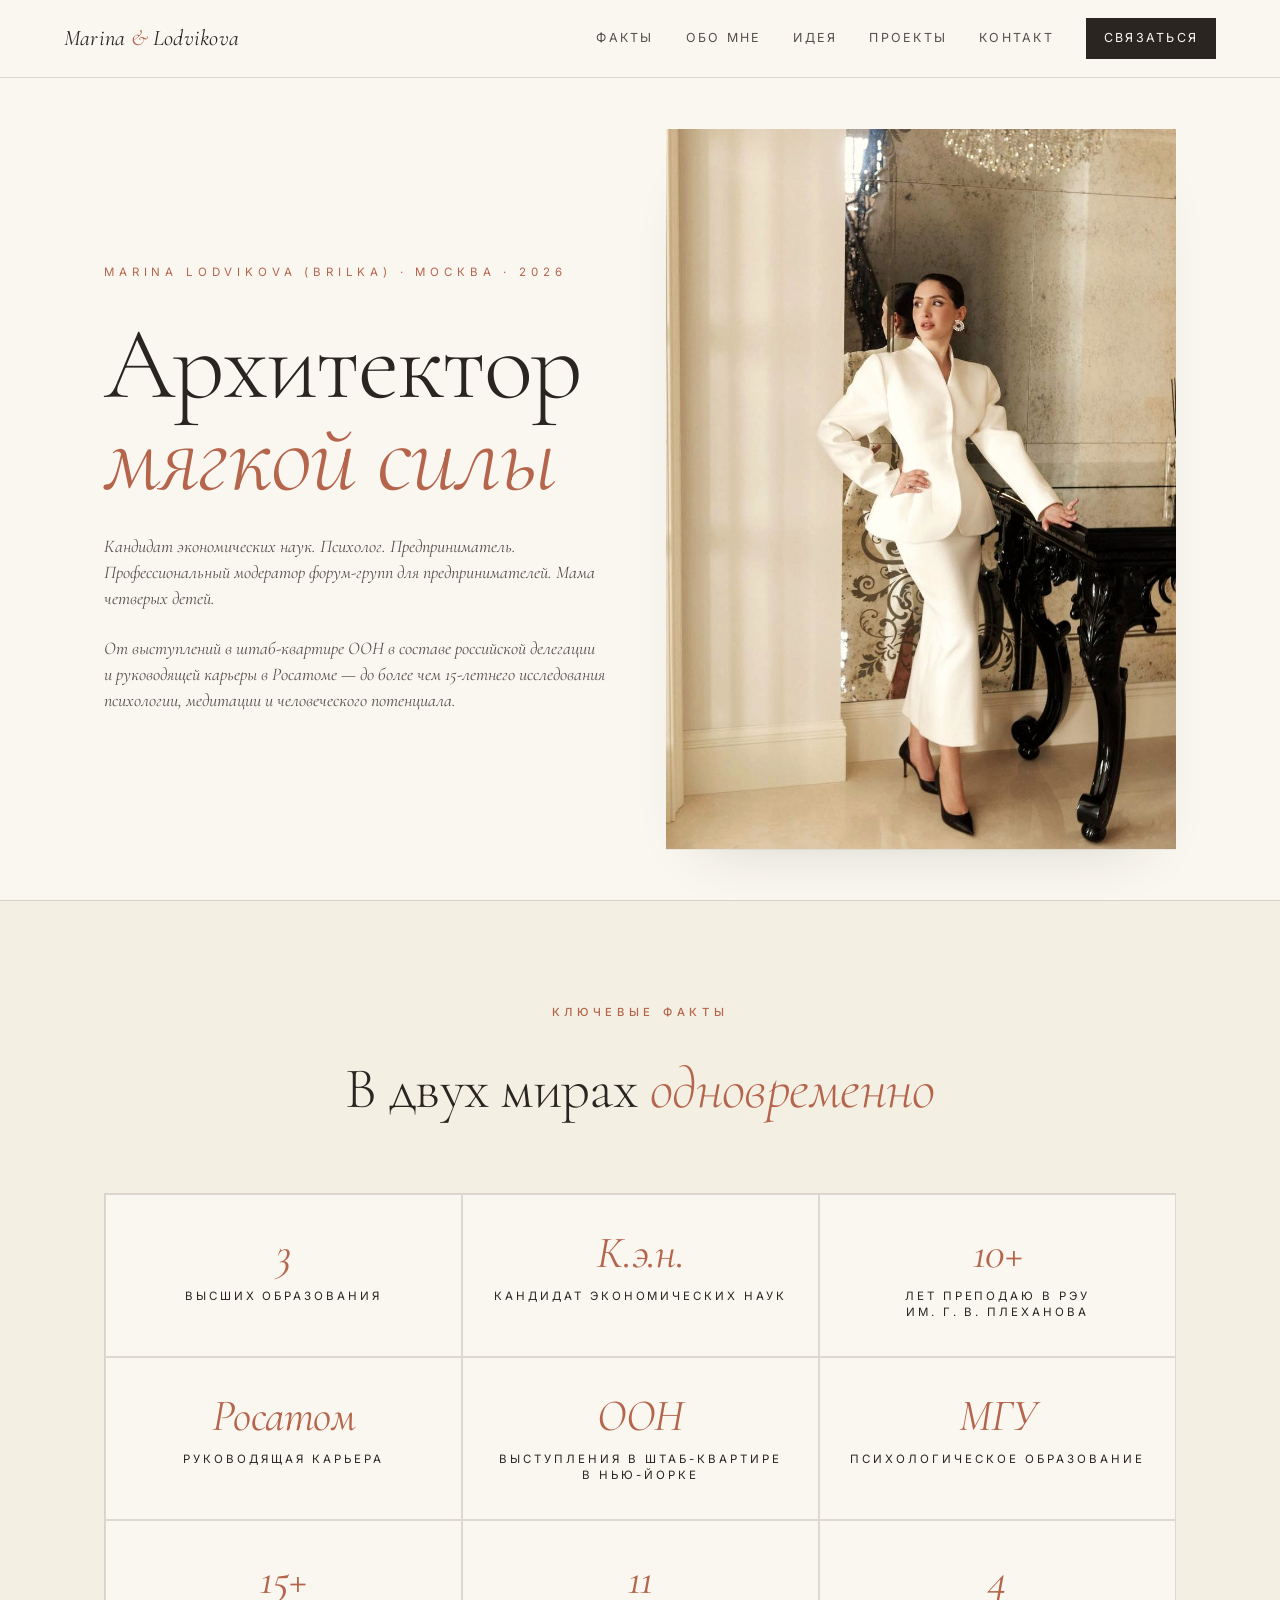
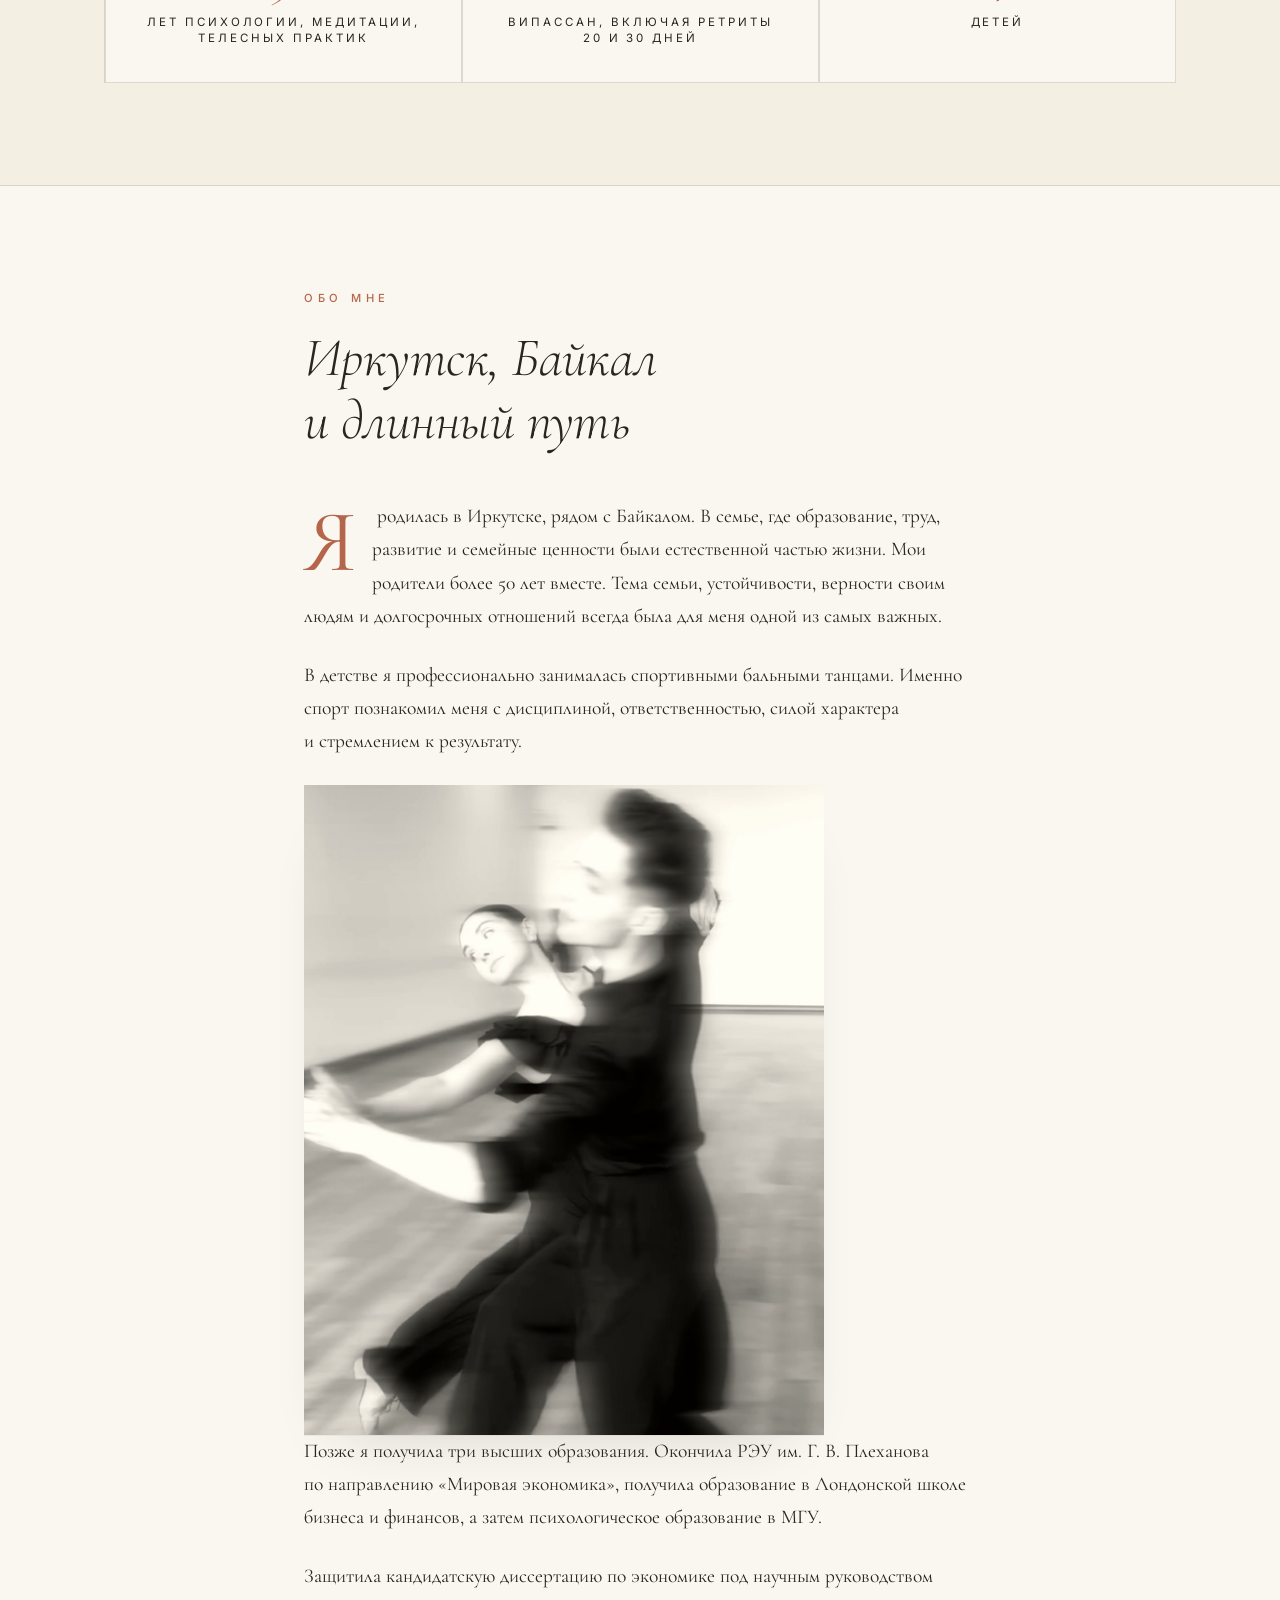
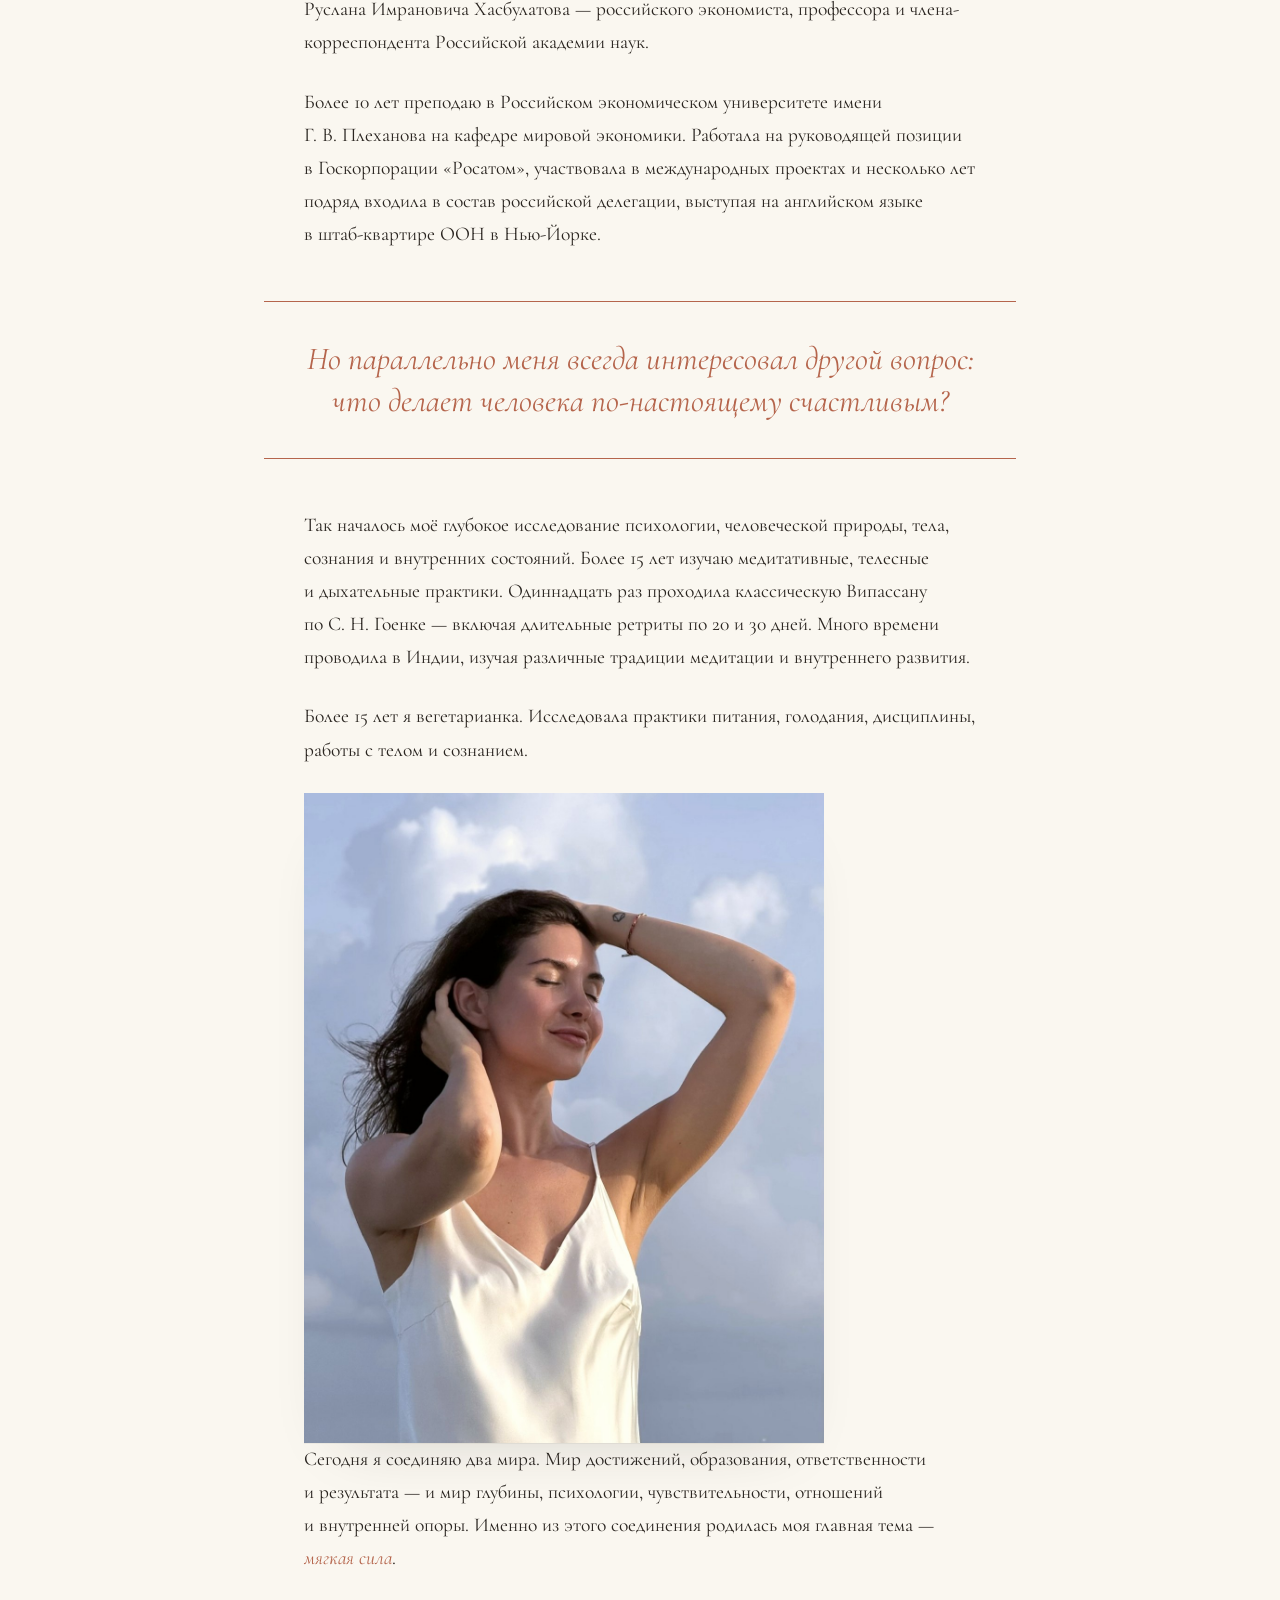
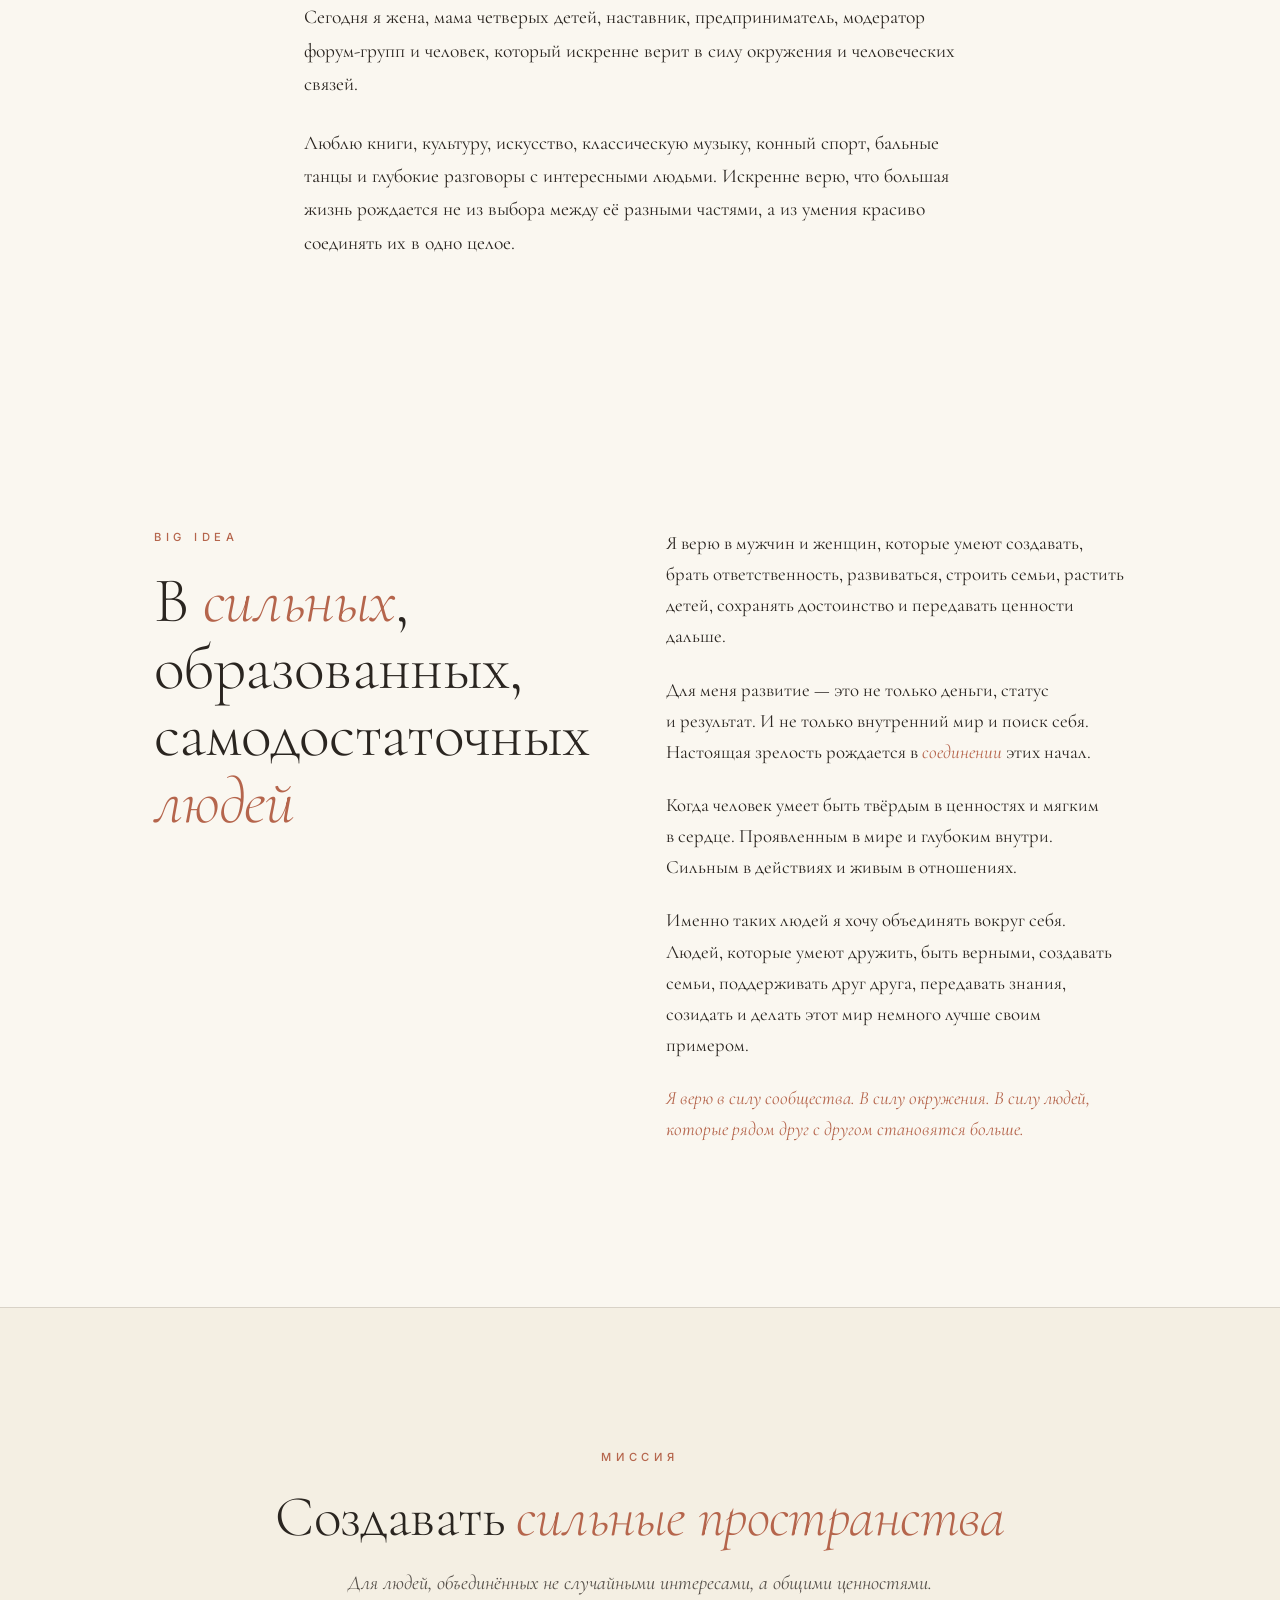
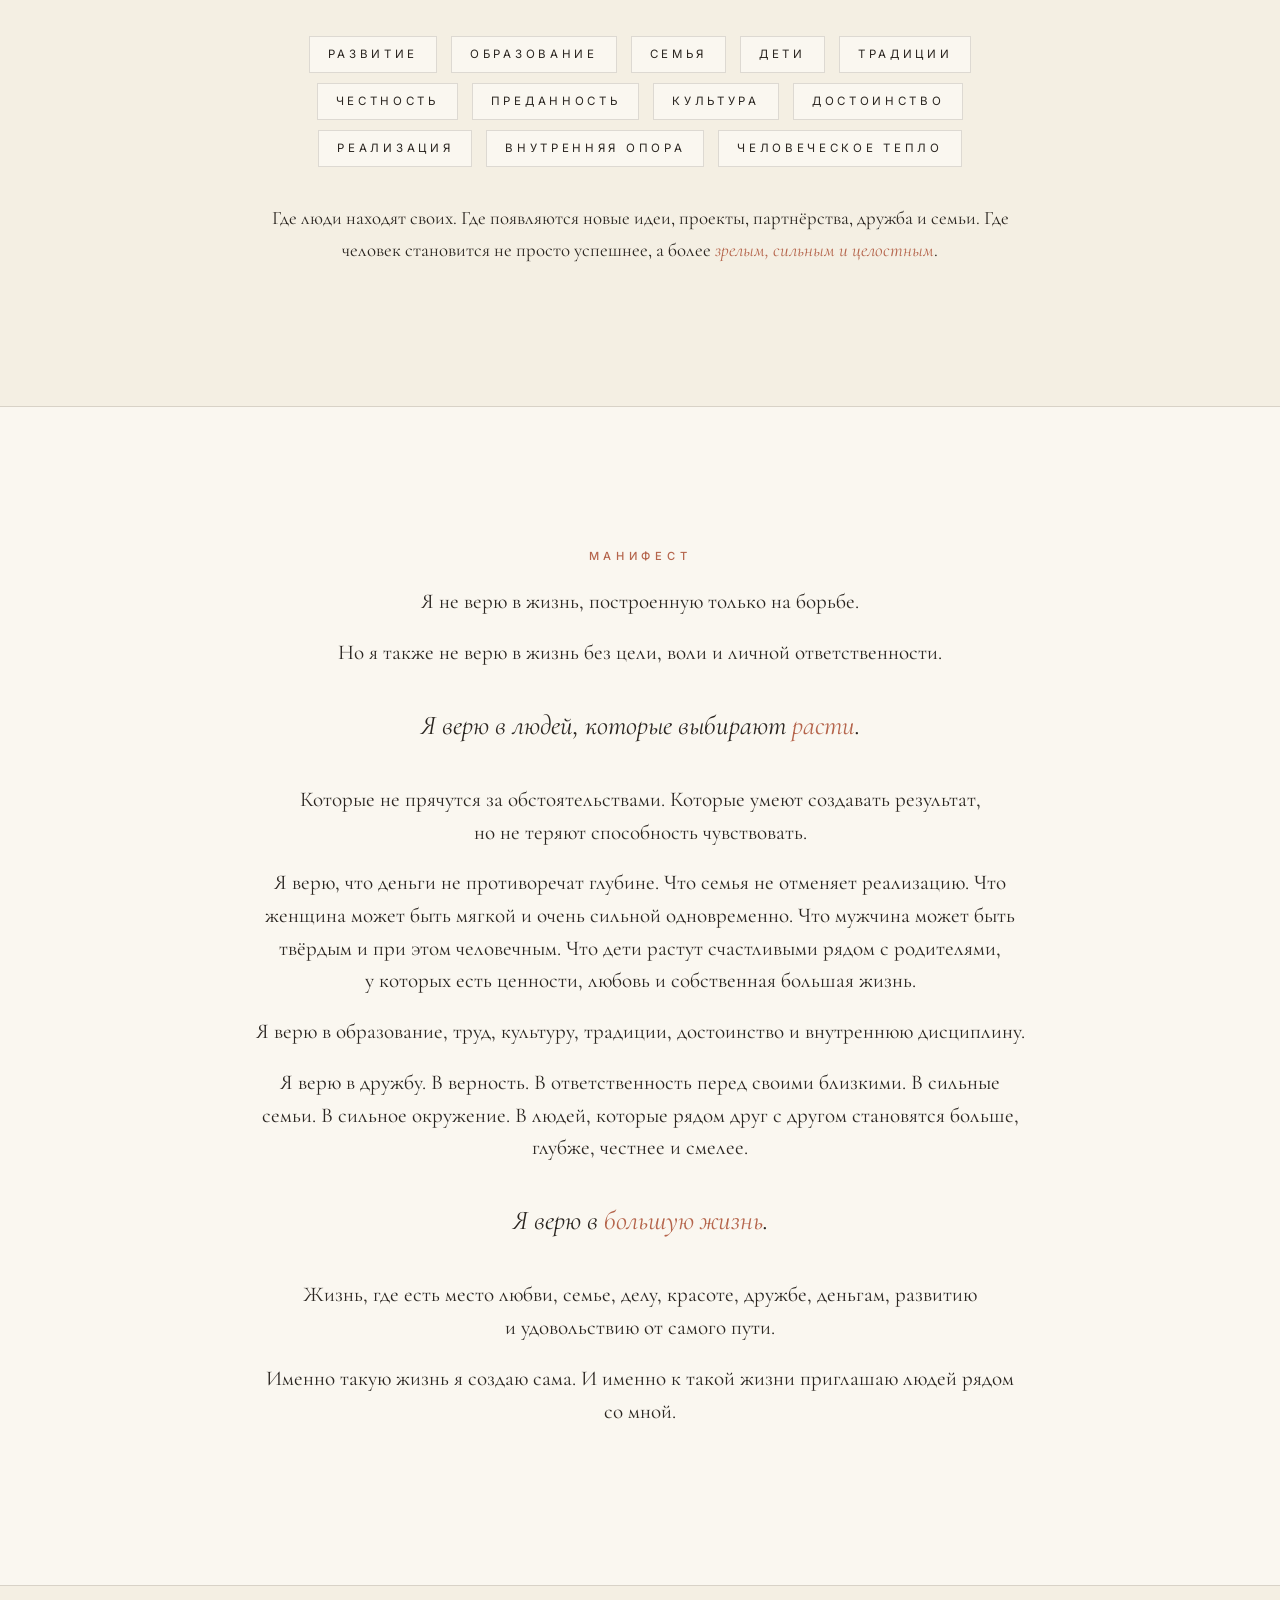
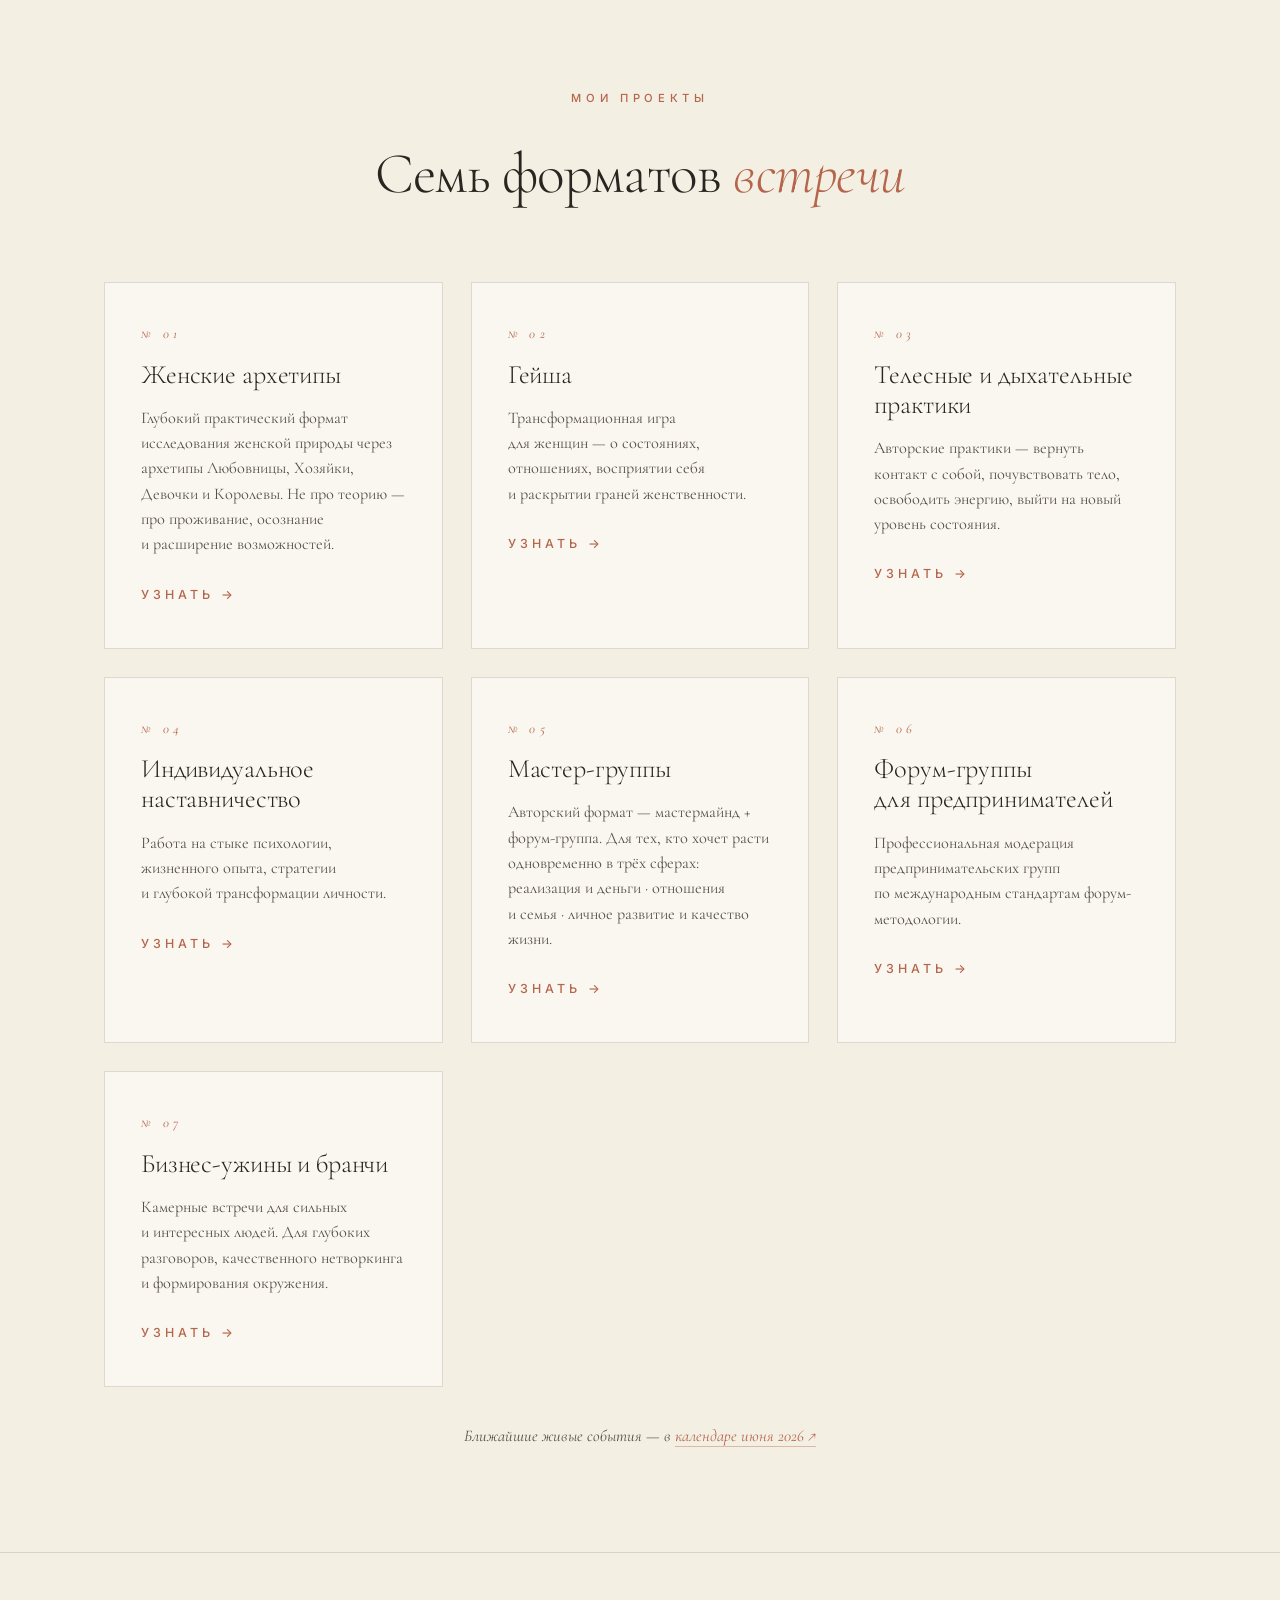
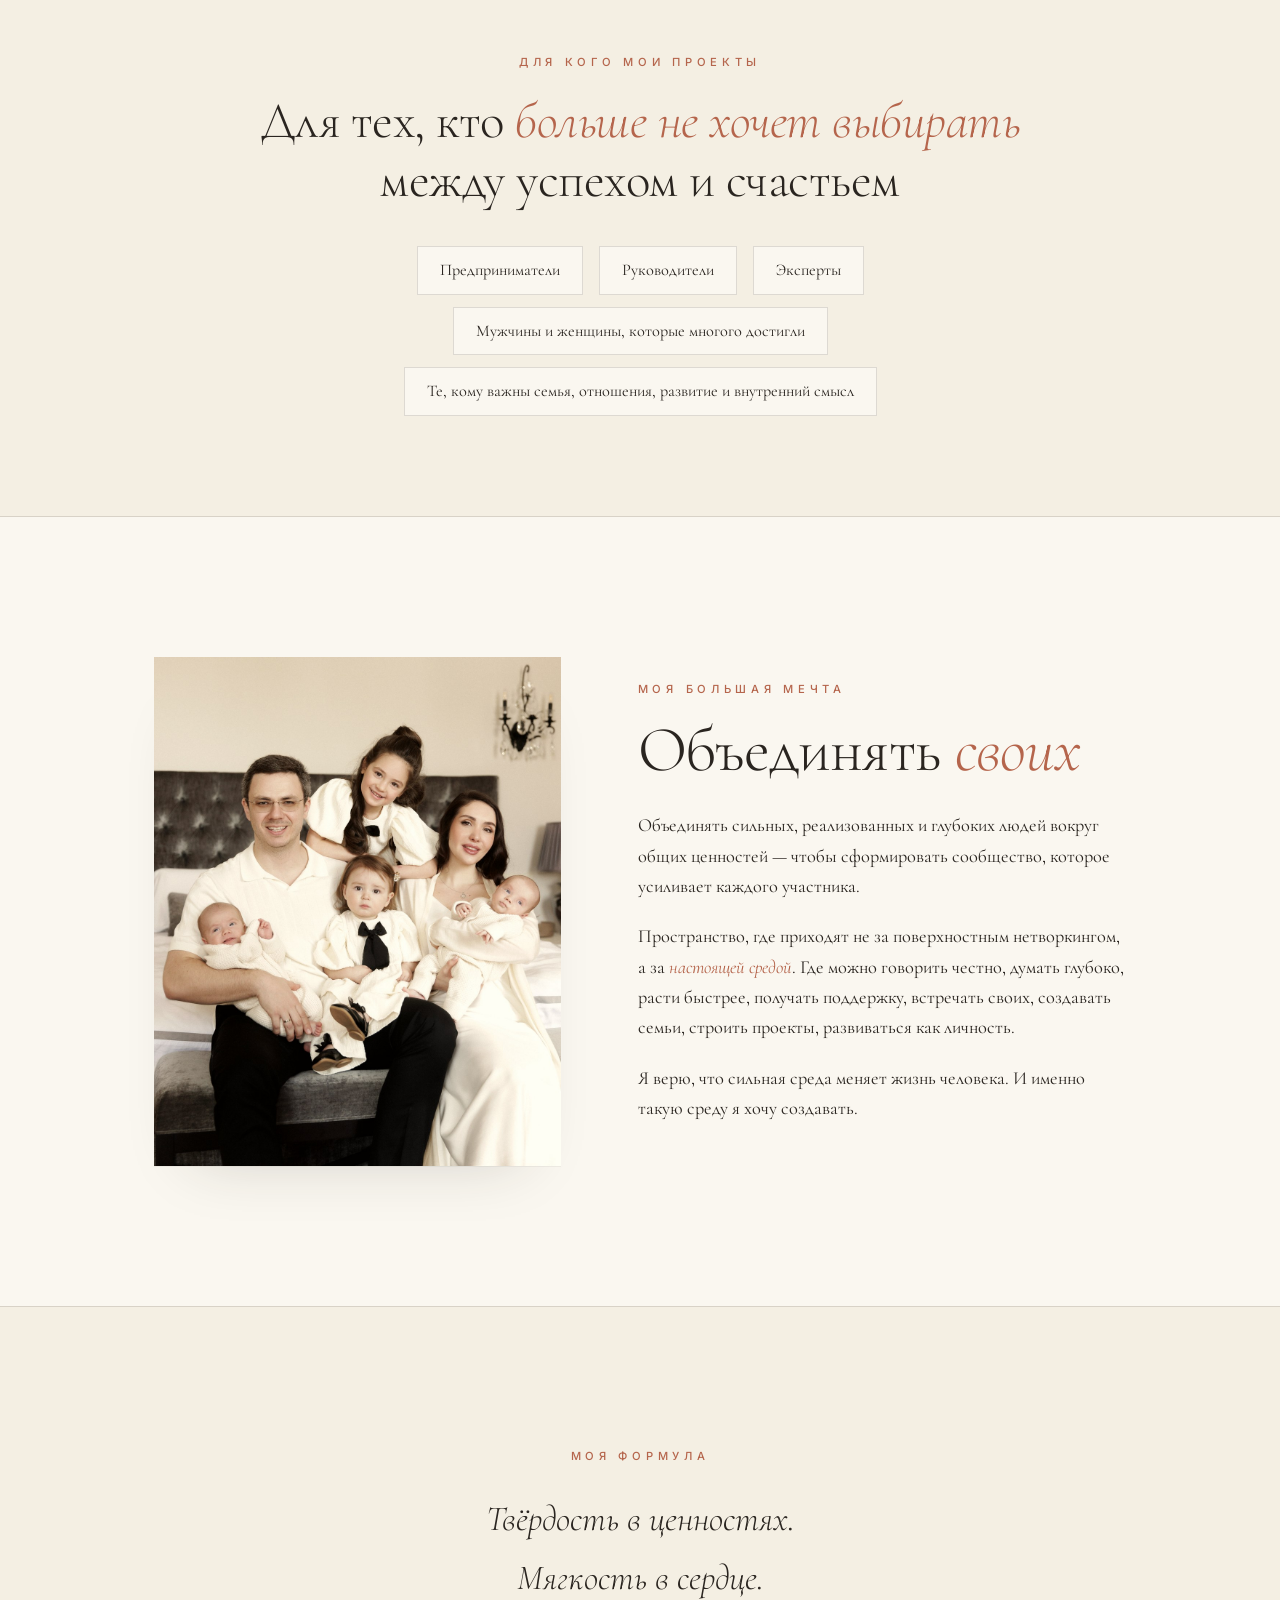
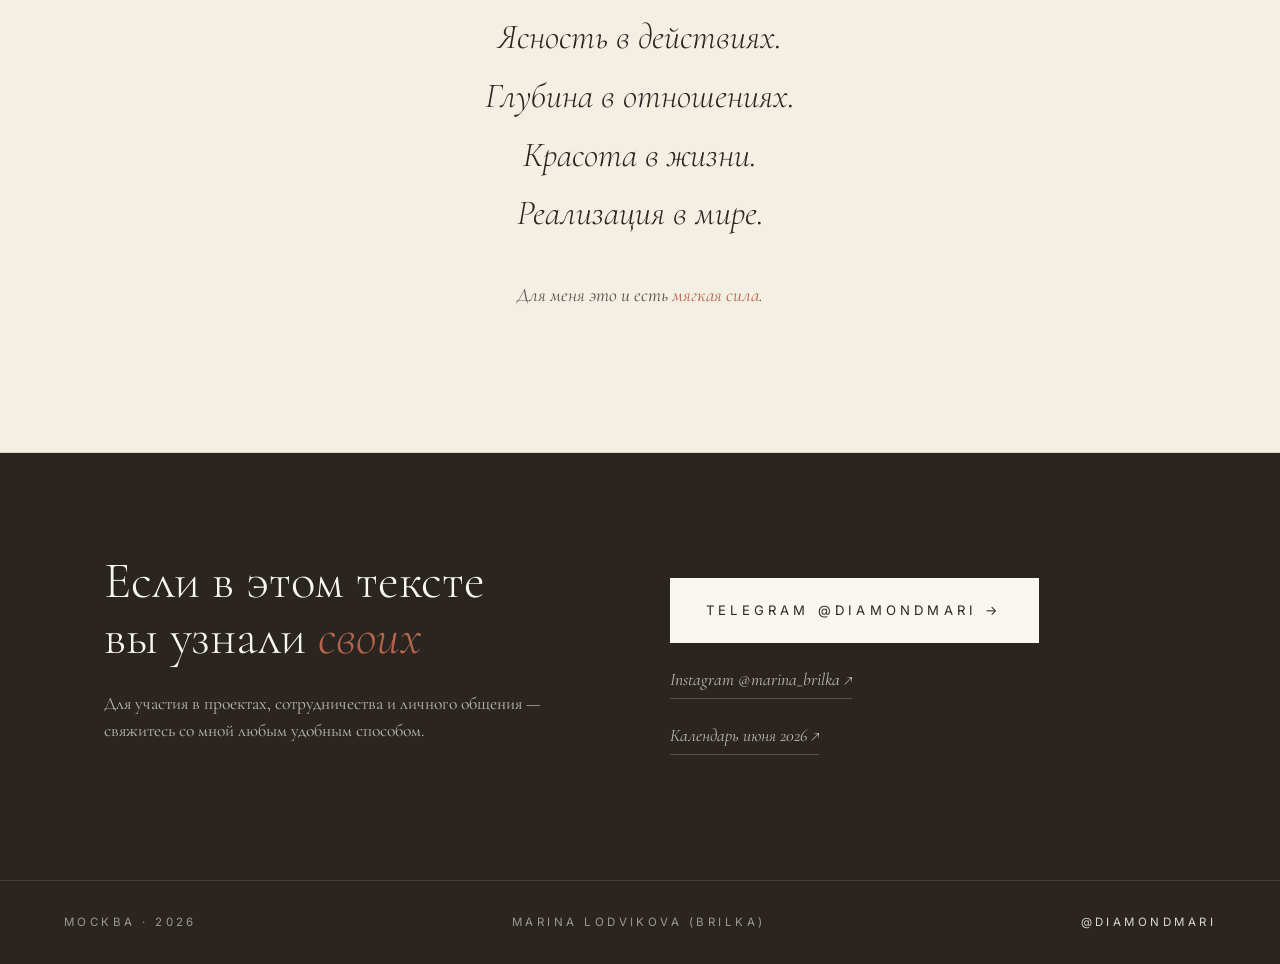
<file: index.html>
<!doctype html>
<html lang="ru">
<head>
  <meta charset="utf-8" />
  <meta name="viewport" content="width=device-width, initial-scale=1" />
  <title>Марина Лодвикова — архитектор мягкой силы</title>
  <meta name="description" content="Кандидат экономических наук, преподаватель РЭУ им. Г. В. Плеханова, в прошлом руководитель в Росатоме, выступления в ООН. Психолог, профессиональный модератор форум-групп, мама четверых детей. 15+ лет психологических и медитативных практик." />

  <meta property="og:title" content="Марина Лодвикова — архитектор мягкой силы" />
  <meta property="og:description" content="К.э.н., преподаватель РЭУ, в прошлом Росатом, ООН. Психолог МГУ. 11 Випассан. Мама четверых детей. О философии и сообществе мягкой силы." />
  <meta property="og:type" content="profile" />
  <meta property="og:locale" content="ru_RU" />

  <link rel="icon" href="/favicon.ico" sizes="any" />
  <link rel="icon" type="image/png" sizes="32x32" href="/icon-32.png" />
  <link rel="apple-touch-icon" sizes="180x180" href="/apple-touch-icon.png" />
  <meta name="theme-color" content="#FAF7F0" />

  <link rel="preconnect" href="https://fonts.googleapis.com" />
  <link rel="preconnect" href="https://fonts.gstatic.com" crossorigin />
  <link href="https://fonts.googleapis.com/css2?family=Cormorant+Garamond:ital,wght@0,300;0,400;0,500;1,300;1,400;1,500&family=Inter:wght@300;400;500&display=swap" rel="stylesheet" />
  <link rel="stylesheet" href="/styles.css" />
  <link rel="stylesheet" href="narrative.css" />

  <script>
    if ('scrollRestoration' in history) history.scrollRestoration = 'manual';
    if (!window.location.hash) {
      window.scrollTo(0, 0);
      window.addEventListener('load', function () { if (!window.location.hash) window.scrollTo(0, 0); });
    }
  </script>
</head>
<body>

  <header class="topbar">
    <a href="#" class="brand">Marina <span class="amp">&amp;</span> Lodvikova</a>
    <nav class="topnav">
      <a href="#facts">Факты</a>
      <a href="#essay">Обо мне</a>
      <a href="#bigidea">Идея</a>
      <a href="#projects">Проекты</a>
      <a href="#contact">Контакт</a>
      <a href="https://t.me/Diamondmari" target="_blank" rel="noopener" class="nav-cta tg-cta"
         data-tg="Здравствуйте, Марина!&#10;&#10;Пишу с сайта — хочу узнать подробнее о ваших проектах.">Связаться</a>
    </nav>
  </header>

  <!-- ───── HERO — текст + портрет рядом ───── -->
  <section class="n-hero">
    <div class="container n-hero-grid">
      <div class="n-hero-text reveal">
        <div class="n-hero-eyebrow">Marina Lodvikova (Brilka) · Москва · 2026</div>
        <h1 class="n-hero-title">Архитектор<br/><em>мягкой силы</em></h1>
        <p class="n-hero-by">Кандидат экономических наук. Психолог. Предприниматель. Профессиональный модератор форум-групп для&nbsp;предпринимателей. Мама четверых детей.</p>
        <p class="n-hero-by" style="margin-top: 24px;">От&nbsp;выступлений в&nbsp;штаб-квартире ООН в&nbsp;составе российской делегации и&nbsp;руководящей карьеры в&nbsp;Росатоме&nbsp;— до&nbsp;более чем 15-летнего исследования психологии, медитации и&nbsp;человеческого потенциала.</p>
      </div>
      <figure class="n-hero-photo reveal">
        <img src="/assets/portrait-hero.jpg" alt="Марина Лодвикова — портрет" loading="eager" decoding="async" />
      </figure>
    </div>
  </section>

  <!-- ───── КЛЮЧЕВЫЕ ФАКТЫ ───── -->
  <section class="n-facts" id="facts">
    <div class="container">
      <div class="facts-head reveal">
        <div class="essay-kicker">Ключевые факты</div>
        <h2>В&nbsp;двух мирах <em>одновременно</em></h2>
      </div>
      <div class="facts-grid reveal">
        <div class="stat"><span class="stat-num">3</span><span class="stat-cap">высших образования</span></div>
        <div class="stat"><span class="stat-num">К.э.н.</span><span class="stat-cap">кандидат экономических наук</span></div>
        <div class="stat"><span class="stat-num">10+</span><span class="stat-cap">лет преподаю в&nbsp;РЭУ им.&nbsp;Г.&nbsp;В.&nbsp;Плеханова</span></div>
        <div class="stat"><span class="stat-num">Росатом</span><span class="stat-cap">руководящая карьера</span></div>
        <div class="stat"><span class="stat-num">ООН</span><span class="stat-cap">выступления в&nbsp;штаб-квартире в&nbsp;Нью-Йорке</span></div>
        <div class="stat"><span class="stat-num">МГУ</span><span class="stat-cap">психологическое образование</span></div>
        <div class="stat"><span class="stat-num">15+</span><span class="stat-cap">лет психологии, медитации, телесных практик</span></div>
        <div class="stat"><span class="stat-num">11</span><span class="stat-cap">Випассан, включая ретриты 20&nbsp;и&nbsp;30&nbsp;дней</span></div>
        <div class="stat"><span class="stat-num">4</span><span class="stat-cap">детей</span></div>
      </div>
    </div>
  </section>

  <!-- ───── ЭССЕ — Обо мне ───── -->
  <article class="n-essay" id="essay">
    <div class="container essay-container">

      <header class="essay-header reveal">
        <div class="essay-kicker">Обо мне</div>
        <h2>Иркутск, Байкал и&nbsp;<em>длинный путь</em></h2>
      </header>

      <div class="essay-body reveal">
        <p>Я&nbsp;родилась в&nbsp;Иркутске, рядом с&nbsp;Байкалом. В&nbsp;семье, где образование, труд, развитие и&nbsp;семейные ценности были естественной частью жизни. Мои родители более 50&nbsp;лет вместе. Тема семьи, устойчивости, верности своим людям и&nbsp;долгосрочных отношений всегда была для&nbsp;меня одной из&nbsp;самых важных.</p>

        <p>В&nbsp;детстве я&nbsp;профессионально занималась спортивными бальными танцами. Именно спорт познакомил меня с&nbsp;дисциплиной, ответственностью, силой характера и&nbsp;стремлением к&nbsp;результату.</p>

        <!-- Фото: бальные танцы — движение, ч/б -->
        <figure class="essay-figure reveal">
          <img src="/assets/portrait-dance.jpg" alt="Марина в танце — бальные танцы детства" loading="lazy" decoding="async" />
        </figure>

        <p>Позже я&nbsp;получила три высших образования. Окончила РЭУ им.&nbsp;Г.&nbsp;В.&nbsp;Плеханова по&nbsp;направлению «Мировая экономика», получила образование в&nbsp;Лондонской школе бизнеса и&nbsp;финансов, а&nbsp;затем психологическое образование в&nbsp;МГУ.</p>

        <p>Защитила кандидатскую диссертацию по&nbsp;экономике под научным руководством Руслана Имрановича Хасбулатова&nbsp;— российского экономиста, профессора и&nbsp;члена-корреспондента Российской академии наук.</p>

        <p>Более 10&nbsp;лет преподаю в&nbsp;Российском экономическом университете имени Г.&nbsp;В.&nbsp;Плеханова на&nbsp;кафедре мировой экономики. Работала на&nbsp;руководящей позиции в&nbsp;Госкорпорации «Росатом», участвовала в&nbsp;международных проектах и&nbsp;несколько лет подряд входила в&nbsp;состав российской делегации, выступая на&nbsp;английском языке в&nbsp;штаб-квартире ООН в&nbsp;Нью-Йорке.</p>

        <figure class="essay-pull reveal">
          <blockquote>Но&nbsp;параллельно меня всегда интересовал другой вопрос:<br/><em>что делает человека по-настоящему счастливым?</em></blockquote>
        </figure>

        <p>Так началось моё глубокое исследование психологии, человеческой природы, тела, сознания и&nbsp;внутренних состояний. Более 15&nbsp;лет изучаю медитативные, телесные и&nbsp;дыхательные практики. Одиннадцать раз проходила классическую Випассану по&nbsp;С.&nbsp;Н.&nbsp;Гоенке&nbsp;— включая длительные ретриты по&nbsp;20&nbsp;и&nbsp;30&nbsp;дней. Много времени проводила в&nbsp;Индии, изучая различные традиции медитации и&nbsp;внутреннего развития.</p>

        <p>Более 15&nbsp;лет я&nbsp;вегетарианка. Исследовала практики питания, голодания, дисциплины, работы с&nbsp;телом и&nbsp;сознанием.</p>

        <!-- Фото: атмосферный кадр — небо, ветер, тишина -->
        <figure class="essay-figure reveal">
          <img src="/assets/portrait-essay.jpg" alt="Марина Лодвикова — атмосферный кадр" loading="lazy" decoding="async" />
        </figure>

        <p>Сегодня я&nbsp;соединяю два мира. Мир достижений, образования, ответственности и&nbsp;результата&nbsp;— и&nbsp;мир глубины, психологии, чувствительности, отношений и&nbsp;внутренней опоры. Именно из&nbsp;этого соединения родилась моя главная тема&nbsp;— <em>мягкая сила</em>.</p>

        <p>Сегодня я&nbsp;жена, мама четверых детей, наставник, предприниматель, модератор форум-групп и&nbsp;человек, который искренне верит в&nbsp;силу окружения и&nbsp;человеческих связей.</p>

        <p>Люблю книги, культуру, искусство, классическую музыку, конный спорт, бальные танцы и&nbsp;глубокие разговоры с&nbsp;интересными людьми. Искренне верю, что большая жизнь рождается не&nbsp;из&nbsp;выбора между её&nbsp;разными частями, а&nbsp;из&nbsp;умения красиво соединять их&nbsp;в&nbsp;одно целое.</p>
      </div>
    </div>
  </article>

  <!-- ───── BIG IDEA ───── -->
  <section class="n-bigidea" id="bigidea">
    <div class="container bigidea-grid reveal">
      <div class="bigidea-side">
        <div class="essay-kicker">Big Idea</div>
        <h2>В&nbsp;<em>сильных</em>, образованных, самодостаточных <em>людей</em></h2>
      </div>
      <div class="bigidea-text">
        <p>Я&nbsp;верю в&nbsp;мужчин и&nbsp;женщин, которые умеют создавать, брать ответственность, развиваться, строить семьи, растить детей, сохранять достоинство и&nbsp;передавать ценности дальше.</p>
        <p>Для меня развитие&nbsp;— это не&nbsp;только деньги, статус и&nbsp;результат. И&nbsp;не&nbsp;только внутренний мир и&nbsp;поиск себя. Настоящая зрелость рождается в&nbsp;<em>соединении</em> этих начал.</p>
        <p>Когда человек умеет быть твёрдым в&nbsp;ценностях и&nbsp;мягким в&nbsp;сердце. Проявленным в&nbsp;мире и&nbsp;глубоким внутри. Сильным в&nbsp;действиях и&nbsp;живым в&nbsp;отношениях.</p>
        <p>Именно таких людей я&nbsp;хочу объединять вокруг себя. Людей, которые умеют дружить, быть верными, создавать семьи, поддерживать друг друга, передавать знания, созидать и&nbsp;делать этот мир немного лучше своим примером.</p>
        <p><em>Я&nbsp;верю в&nbsp;силу сообщества. В&nbsp;силу окружения. В&nbsp;силу людей, которые рядом друг с&nbsp;другом становятся больше.</em></p>
      </div>
    </div>
  </section>

  <!-- ───── МИССИЯ ───── -->
  <section class="n-mission">
    <div class="container reveal" style="max-width:900px; margin:0 auto; text-align:center;">
      <div class="essay-kicker">Миссия</div>
      <h2 class="mission-h">Создавать <em>сильные пространства</em></h2>
      <p class="mission-lede">Для&nbsp;людей, объединённых не&nbsp;случайными интересами, а&nbsp;общими ценностями.</p>
      <ul class="mission-values">
        <li>развитие</li><li>образование</li><li>семья</li><li>дети</li>
        <li>традиции</li><li>честность</li><li>преданность</li><li>культура</li>
        <li>достоинство</li><li>реализация</li><li>внутренняя&nbsp;опора</li><li>человеческое&nbsp;тепло</li>
      </ul>
      <p class="mission-body">Где люди находят своих. Где появляются новые идеи, проекты, партнёрства, дружба и&nbsp;семьи. Где человек становится не&nbsp;просто успешнее, а&nbsp;более <em>зрелым, сильным и&nbsp;целостным</em>.</p>
    </div>
  </section>

  <!-- ───── МАНИФЕСТ ───── -->
  <section class="n-manifest">
    <div class="container reveal" style="max-width:900px; margin:0 auto;">
      <div class="essay-kicker" style="text-align:center;">Манифест</div>
      <div class="manifest-lines">
        <p>Я&nbsp;не&nbsp;верю в&nbsp;жизнь, построенную только на&nbsp;борьбе.</p>
        <p>Но&nbsp;я&nbsp;также не&nbsp;верю в&nbsp;жизнь без&nbsp;цели, воли и&nbsp;личной ответственности.</p>
        <p class="m-em">Я&nbsp;верю в&nbsp;людей, которые выбирают&nbsp;<em>расти</em>.</p>
        <p>Которые не&nbsp;прячутся за&nbsp;обстоятельствами. Которые умеют создавать результат, но&nbsp;не&nbsp;теряют способность чувствовать.</p>
        <p>Я&nbsp;верю, что деньги не&nbsp;противоречат глубине. Что семья не&nbsp;отменяет реализацию. Что женщина может быть мягкой и&nbsp;очень сильной одновременно. Что мужчина может быть твёрдым и&nbsp;при&nbsp;этом человечным. Что дети растут счастливыми рядом с&nbsp;родителями, у&nbsp;которых есть ценности, любовь и&nbsp;собственная большая жизнь.</p>
        <p>Я&nbsp;верю в&nbsp;образование, труд, культуру, традиции, достоинство и&nbsp;внутреннюю дисциплину.</p>
        <p>Я&nbsp;верю в&nbsp;дружбу. В&nbsp;верность. В&nbsp;ответственность перед своими близкими. В&nbsp;сильные семьи. В&nbsp;сильное окружение. В&nbsp;людей, которые рядом друг с&nbsp;другом становятся больше, глубже, честнее и&nbsp;смелее.</p>
        <p class="m-em">Я&nbsp;верю в&nbsp;<em>большую жизнь</em>.</p>
        <p>Жизнь, где есть место любви, семье, делу, красоте, дружбе, деньгам, развитию и&nbsp;удовольствию от&nbsp;самого пути.</p>
        <p>Именно такую жизнь я&nbsp;создаю сама. И&nbsp;именно к&nbsp;такой жизни приглашаю людей рядом со&nbsp;мной.</p>
      </div>
    </div>
  </section>

  <!-- ───── ПРОЕКТЫ ───── -->
  <section class="n-offers" id="projects">
    <div class="container">
      <div class="offers-head reveal">
        <div class="essay-kicker">Мои проекты</div>
        <h2>Семь форматов <em>встречи</em></h2>
      </div>
      <div class="offers-grid offers-grid--7 reveal">

        <a href="https://t.me/Diamondmari" class="offer tg-cta" target="_blank" rel="noopener"
           data-tg="Здравствуйте, Марина!&#10;&#10;Интересуют «Женские архетипы». Расскажите подробнее.">
          <div class="o-num">№ 01</div>
          <h3>Женские архетипы</h3>
          <p>Глубокий практический формат исследования женской природы через архетипы Любовницы, Хозяйки, Девочки и&nbsp;Королевы. Не&nbsp;про теорию&nbsp;— про проживание, осознание и&nbsp;расширение возможностей.</p>
          <span class="o-link">Узнать&nbsp;→</span>
        </a>

        <a href="https://t.me/Diamondmari" class="offer tg-cta" target="_blank" rel="noopener"
           data-tg="Здравствуйте, Марина!&#10;&#10;Интересует игра «Гейша». Расскажите подробнее.">
          <div class="o-num">№ 02</div>
          <h3>Гейша</h3>
          <p>Трансформационная игра для&nbsp;женщин&nbsp;— о&nbsp;состояниях, отношениях, восприятии себя и&nbsp;раскрытии граней женственности.</p>
          <span class="o-link">Узнать&nbsp;→</span>
        </a>

        <a href="https://t.me/Diamondmari" class="offer tg-cta" target="_blank" rel="noopener"
           data-tg="Здравствуйте, Марина!&#10;&#10;Интересуют телесные и дыхательные практики. Расскажите подробнее.">
          <div class="o-num">№ 03</div>
          <h3>Телесные и&nbsp;дыхательные практики</h3>
          <p>Авторские практики&nbsp;— вернуть контакт с&nbsp;собой, почувствовать тело, освободить энергию, выйти на&nbsp;новый уровень состояния.</p>
          <span class="o-link">Узнать&nbsp;→</span>
        </a>

        <a href="https://t.me/Diamondmari" class="offer tg-cta" target="_blank" rel="noopener"
           data-tg="Здравствуйте, Марина!&#10;&#10;Интересует индивидуальное наставничество. Расскажите подробнее.">
          <div class="o-num">№ 04</div>
          <h3>Индивидуальное наставничество</h3>
          <p>Работа на&nbsp;стыке психологии, жизненного опыта, стратегии и&nbsp;глубокой трансформации личности.</p>
          <span class="o-link">Узнать&nbsp;→</span>
        </a>

        <a href="https://t.me/Diamondmari" class="offer tg-cta" target="_blank" rel="noopener"
           data-tg="Здравствуйте, Марина!&#10;&#10;Интересуют мастер-группы. Расскажите подробнее.">
          <div class="o-num">№ 05</div>
          <h3>Мастер-группы</h3>
          <p>Авторский формат&nbsp;— мастермайнд + форум-группа. Для&nbsp;тех, кто хочет расти одновременно в&nbsp;трёх сферах: реализация и&nbsp;деньги · отношения и&nbsp;семья · личное развитие и&nbsp;качество жизни.</p>
          <span class="o-link">Узнать&nbsp;→</span>
        </a>

        <a href="https://t.me/Diamondmari" class="offer tg-cta" target="_blank" rel="noopener"
           data-tg="Здравствуйте, Марина!&#10;&#10;Интересуют форум-группы для предпринимателей. Расскажите подробнее.">
          <div class="o-num">№ 06</div>
          <h3>Форум-группы для&nbsp;предпринимателей</h3>
          <p>Профессиональная модерация предпринимательских групп по&nbsp;международным стандартам форум-методологии.</p>
          <span class="o-link">Узнать&nbsp;→</span>
        </a>

        <a href="https://t.me/Diamondmari" class="offer tg-cta" target="_blank" rel="noopener"
           data-tg="Здравствуйте, Марина!&#10;&#10;Интересуют бизнес-ужины и смысловые встречи. Расскажите подробнее.">
          <div class="o-num">№ 07</div>
          <h3>Бизнес-ужины и&nbsp;бранчи</h3>
          <p>Камерные встречи для&nbsp;сильных и&nbsp;интересных людей. Для&nbsp;глубоких разговоров, качественного нетворкинга и&nbsp;формирования окружения.</p>
          <span class="o-link">Узнать&nbsp;→</span>
        </a>

      </div>
      <p class="offers-foot reveal">Ближайшие живые события&nbsp;— в&nbsp;<a href="https://marina-site-beryl.vercel.app" target="_blank" rel="noopener">календаре июня&nbsp;2026 ↗</a></p>
    </div>
  </section>

  <!-- ───── ДЛЯ КОГО ───── -->
  <section class="n-audience">
    <div class="container reveal" style="max-width:900px; margin:0 auto; text-align:center;">
      <div class="essay-kicker">Для&nbsp;кого мои проекты</div>
      <h2 class="audience-h">Для&nbsp;тех, кто <em>больше не&nbsp;хочет выбирать</em><br/>между успехом и&nbsp;счастьем</h2>
      <div class="audience-tags">
        <span>Предприниматели</span>
        <span>Руководители</span>
        <span>Эксперты</span>
        <span>Мужчины и&nbsp;женщины, которые многого достигли</span>
        <span>Те, кому важны семья, отношения, развитие и&nbsp;внутренний смысл</span>
      </div>
    </div>
  </section>

  <!-- ───── МЕЧТА ───── -->
  <section class="n-dream">
    <div class="container dream-grid reveal">
      <div class="dream-photo">
        <figure class="dream-figure">
          <img src="/assets/portrait-family.jpg" alt="Марина с семьёй — четверо детей" loading="lazy" decoding="async" />
        </figure>
      </div>
      <div class="dream-text">
        <div class="essay-kicker">Моя большая мечта</div>
        <h2>Объединять <em>своих</em></h2>
        <p>Объединять сильных, реализованных и&nbsp;глубоких людей вокруг общих ценностей&nbsp;— чтобы сформировать сообщество, которое усиливает каждого участника.</p>
        <p>Пространство, где приходят не&nbsp;за&nbsp;поверхностным нетворкингом, а&nbsp;за&nbsp;<em>настоящей средой</em>. Где можно говорить честно, думать глубоко, расти быстрее, получать поддержку, встречать своих, создавать семьи, строить проекты, развиваться как личность.</p>
        <p>Я&nbsp;верю, что сильная среда меняет жизнь человека. И&nbsp;именно такую среду я&nbsp;хочу создавать.</p>
      </div>
    </div>
  </section>

  <!-- ───── ФОРМУЛА ───── -->
  <section class="n-formula">
    <div class="container reveal" style="max-width:760px; margin:0 auto; text-align:center;">
      <div class="essay-kicker">Моя формула</div>
      <div class="formula-lines">
        <p>Твёрдость в&nbsp;ценностях.</p>
        <p>Мягкость в&nbsp;сердце.</p>
        <p>Ясность в&nbsp;действиях.</p>
        <p>Глубина в&nbsp;отношениях.</p>
        <p>Красота в&nbsp;жизни.</p>
        <p>Реализация в&nbsp;мире.</p>
      </div>
      <p class="formula-credo">Для&nbsp;меня это и&nbsp;есть <em>мягкая сила</em>.</p>
    </div>
  </section>

  <!-- ───── CTA / КОНТАКТЫ ───── -->
  <section class="cta-section" id="contact">
    <div class="container cta-grid reveal">
      <div>
        <h2>Если в&nbsp;этом тексте<br/>вы&nbsp;узнали&nbsp;<em>своих</em></h2>
        <p>Для&nbsp;участия в&nbsp;проектах, сотрудничества и&nbsp;личного общения&nbsp;— свяжитесь со&nbsp;мной любым удобным способом.</p>
      </div>
      <div class="cta-contacts">
        <a class="cta-button tg-cta" href="https://t.me/Diamondmari" target="_blank" rel="noopener"
           data-tg="Здравствуйте, Марина!&#10;&#10;Пишу с сайта — хочу узнать подробнее о ваших проектах и подобрать формат под себя.">Telegram&nbsp;@Diamondmari →</a>
        <a class="cta-second" href="https://instagram.com/marina_brilka" target="_blank" rel="noopener">Instagram&nbsp;@marina_brilka ↗</a>
        <a class="cta-second" href="https://marina-site-beryl.vercel.app" target="_blank" rel="noopener">Календарь июня&nbsp;2026 ↗</a>
      </div>
    </div>
  </section>

  <footer>
    <div class="footer-inner">
      <div>Москва · 2026</div>
      <div>Marina Lodvikova (Brilka)</div>
      <a class="tg-cta" href="https://t.me/Diamondmari" target="_blank" rel="noopener"
         data-tg="Здравствуйте, Марина!&#10;&#10;Пишу с сайта — хочу узнать подробнее о ваших проектах.">@Diamondmari</a>
    </div>
  </footer>

  <script src="/script.js" defer></script>
</body>
</html>
</file>
<file: styles.css>
/* ─────────────────────────────────────────────
   Marina Lodvikova — Journal edition
   Светлая, журнальная, асимметричная.
   ───────────────────────────────────────────── */

:root {
  --ivory:        #FAF7F0;   /* основной фон */
  --paper:        #F4EFE3;   /* лёгкий контраст */
  --graphite:     #2A2520;   /* основной текст */
  --graphite-soft:#56504A;   /* вторичный текст */
  --terracotta:   #B5654C;   /* акцент */
  --terracotta-d: #8E4936;   /* акцент тёмный */
  --olive:        #6C6A4D;   /* доп. акцент */
  --hairline:     rgba(42, 37, 32, 0.14);
  --rule:         rgba(181, 101, 76, 0.4);

  --serif: "Cormorant Garamond", "Times New Roman", serif;
  --sans:  "Inter", -apple-system, BlinkMacSystemFont, "Segoe UI", sans-serif;

  --container: 1200px;
  --gutter: clamp(20px, 5vw, 80px);
}

* { box-sizing: border-box; margin: 0; padding: 0; }
html { scroll-behavior: smooth; }
body {
  font-family: var(--serif);
  font-size: 17px;
  line-height: 1.65;
  color: var(--graphite);
  background: var(--ivory);
  -webkit-font-smoothing: antialiased;
  text-rendering: optimizeLegibility;
}

img { max-width: 100%; display: block; }
a { color: inherit; text-decoration: none; }

/* ─── Утилиты ─── */
.container {
  max-width: var(--container);
  margin: 0 auto;
  padding: 0 var(--gutter);
}
.eyebrow {
  font-family: var(--sans);
  font-size: 0.7rem;
  letter-spacing: 0.42em;
  text-transform: uppercase;
  color: var(--terracotta);
  font-weight: 500;
}
.byline {
  font-family: var(--serif);
  font-style: italic;
  font-size: 0.95rem;
  color: var(--graphite-soft);
}
.hr-thin {
  height: 1px;
  background: var(--hairline);
  border: 0;
  margin: 0;
}

/* ─── Topbar — узкий, минимальный ─── */
.topbar {
  position: sticky;
  top: 0;
  z-index: 50;
  display: flex;
  justify-content: space-between;
  align-items: center;
  padding: 18px var(--gutter);
  background: rgba(250, 247, 240, 0.92);
  backdrop-filter: blur(8px);
  -webkit-backdrop-filter: blur(8px);
  border-bottom: 1px solid var(--hairline);
}
.brand {
  font-family: var(--serif);
  font-style: italic;
  font-size: 1.4rem;
  color: var(--graphite);
  letter-spacing: 0.01em;
}
.brand .amp {
  color: var(--terracotta);
  font-weight: 400;
}
.topnav {
  display: flex;
  gap: 32px;
  font-family: var(--sans);
  font-size: 0.78rem;
  letter-spacing: 0.18em;
  text-transform: uppercase;
  color: var(--graphite-soft);
  align-items: center;
}
.topnav a { transition: color 0.25s ease; }
.topnav a:hover { color: var(--terracotta); }
.topnav .nav-cta {
  background: var(--graphite);
  color: var(--ivory);
  padding: 10px 18px;
  letter-spacing: 0.18em;
  transition: background 0.25s ease;
}
.topnav .nav-cta:hover { background: var(--terracotta); color: var(--ivory); }

/* ─── HERO — журнальный «магазинный заголовок» ─── */
.hero {
  padding: clamp(60px, 9vw, 120px) 0 clamp(40px, 6vw, 80px);
}
.hero-grid {
  display: grid;
  grid-template-columns: 1.1fr 0.9fr;
  gap: clamp(40px, 5vw, 80px);
  align-items: end;
}
.hero-text { padding-bottom: 20px; }
.hero-issue {
  display: flex;
  gap: 24px;
  align-items: center;
  margin-bottom: 32px;
  font-family: var(--sans);
  font-size: 0.72rem;
  letter-spacing: 0.4em;
  text-transform: uppercase;
  color: var(--terracotta);
}
.hero-issue .sep { color: var(--hairline); font-weight: 400; }
.hero-title {
  font-family: var(--serif);
  font-weight: 300;
  font-size: clamp(3rem, 8vw, 6.5rem);
  line-height: 0.92;
  letter-spacing: -0.01em;
  color: var(--graphite);
  margin-bottom: 28px;
}
.hero-title em {
  font-style: italic;
  color: var(--terracotta);
}
.hero-tag {
  font-family: var(--serif);
  font-style: italic;
  font-size: 1.4rem;
  color: var(--graphite-soft);
  max-width: 520px;
  line-height: 1.45;
  margin-bottom: 36px;
}
.hero-meta {
  display: flex;
  flex-wrap: wrap;
  gap: 8px 18px;
  font-family: var(--sans);
  font-size: 0.78rem;
  letter-spacing: 0.18em;
  text-transform: uppercase;
  color: var(--graphite-soft);
}
.hero-meta .dot { color: var(--terracotta); }

.hero-photo {
  position: relative;
  aspect-ratio: 4 / 5;
  overflow: hidden;
}
.hero-photo img {
  width: 100%; height: 100%;
  object-fit: cover;
  filter: contrast(1.02) saturate(0.88);
}
.hero-photo .caption {
  position: absolute;
  bottom: -8px; left: 0;
  font-family: var(--sans);
  font-size: 0.7rem;
  letter-spacing: 0.32em;
  text-transform: uppercase;
  color: var(--graphite-soft);
  padding-top: 14px;
  background: var(--ivory);
  padding-right: 18px;
}

/* ─── Article / story с буквицей ─── */
.article {
  padding: clamp(60px, 8vw, 120px) 0;
  border-top: 1px solid var(--hairline);
}
.article-grid {
  display: grid;
  grid-template-columns: 200px 1fr;
  gap: 60px;
  max-width: 1000px;
  margin: 0 auto;
}
.article-side {
  font-family: var(--sans);
  font-size: 0.7rem;
  letter-spacing: 0.32em;
  text-transform: uppercase;
  color: var(--terracotta);
  padding-top: 12px;
  border-top: 1px solid var(--terracotta);
  position: sticky;
  top: 100px;
  align-self: start;
}
.article-side small {
  display: block;
  margin-top: 16px;
  color: var(--graphite-soft);
  letter-spacing: 0.18em;
  font-style: italic;
  font-family: var(--serif);
  text-transform: none;
  font-size: 0.85rem;
}
.article-body h2 {
  font-family: var(--serif);
  font-weight: 300;
  font-size: clamp(2.2rem, 5vw, 3.6rem);
  line-height: 1.05;
  letter-spacing: -0.01em;
  color: var(--graphite);
  margin-bottom: 36px;
  max-width: 18ch;
}
.article-body h2 em {
  font-style: italic;
  color: var(--terracotta);
}
.article-body p {
  font-family: var(--serif);
  font-size: 1.18rem;
  line-height: 1.7;
  color: var(--graphite);
  margin-bottom: 26px;
  max-width: 62ch;
}
.article-body p em { font-style: italic; }
.article-body p strong {
  font-weight: 500;
  color: var(--terracotta);
}
/* Буквица для первого параграфа */
.article-body > p:first-of-type::first-letter {
  font-family: var(--serif);
  font-weight: 400;
  font-size: 5.2rem;
  line-height: 0.82;
  float: left;
  padding: 6px 14px 0 0;
  color: var(--terracotta);
}

/* ─── Регалии-таблица ─── */
.regalia-section {
  padding: clamp(60px, 8vw, 100px) 0;
  background: var(--paper);
  border-top: 1px solid var(--hairline);
  border-bottom: 1px solid var(--hairline);
}
.regalia-head {
  text-align: center;
  margin-bottom: 60px;
}
.regalia-head h2 {
  font-family: var(--serif);
  font-weight: 300;
  font-size: clamp(2rem, 4vw, 3rem);
  letter-spacing: -0.01em;
  margin-top: 20px;
  color: var(--graphite);
}
.regalia-head h2 em { font-style: italic; color: var(--terracotta); }

.regalia-table {
  max-width: 920px;
  margin: 0 auto;
  display: grid;
  grid-template-columns: auto 1fr auto;
  gap: 0;
}
.regalia-row {
  display: contents;
}
.regalia-row > * {
  padding: 26px 24px;
  border-bottom: 1px solid var(--hairline);
  align-self: center;
}
.regalia-row:last-child > * { border-bottom: 0; }

.regalia-row .r-period {
  font-family: var(--sans);
  font-size: 0.75rem;
  letter-spacing: 0.28em;
  text-transform: uppercase;
  color: var(--terracotta);
  font-weight: 500;
  min-width: 160px;
}
.regalia-row .r-name {
  font-family: var(--serif);
  font-size: 1.32rem;
  color: var(--graphite);
  letter-spacing: -0.005em;
}
.regalia-row .r-name em {
  font-style: italic;
  display: block;
  color: var(--graphite-soft);
  font-size: 0.95rem;
  margin-top: 4px;
  letter-spacing: 0.02em;
}
.regalia-row .r-tag {
  font-family: var(--sans);
  font-size: 0.7rem;
  letter-spacing: 0.32em;
  text-transform: uppercase;
  color: var(--olive);
  font-weight: 500;
}

/* ─── Направления — журнальные рубрики ─── */
.work {
  padding: clamp(60px, 8vw, 120px) 0;
}
.work-head {
  display: flex;
  align-items: flex-end;
  justify-content: space-between;
  margin-bottom: 60px;
  gap: 40px;
  border-bottom: 1px solid var(--hairline);
  padding-bottom: 28px;
}
.work-head h2 {
  font-family: var(--serif);
  font-weight: 300;
  font-size: clamp(2.4rem, 5vw, 4rem);
  letter-spacing: -0.01em;
  line-height: 1;
}
.work-head h2 em { font-style: italic; color: var(--terracotta); }
.work-head .work-lede {
  max-width: 360px;
  font-family: var(--serif);
  font-style: italic;
  font-size: 1.05rem;
  color: var(--graphite-soft);
  line-height: 1.5;
}
.work-grid {
  display: grid;
  grid-template-columns: repeat(2, 1fr);
  gap: 0;
}
.work-card {
  padding: 40px 36px 36px;
  border-right: 1px solid var(--hairline);
  border-bottom: 1px solid var(--hairline);
  transition: background 0.3s ease;
}
.work-card:nth-child(2n) { border-right: 0; }
.work-card:nth-last-child(-n+2) { border-bottom: 0; }
.work-card:hover { background: var(--paper); }

.work-num {
  font-family: var(--serif);
  font-style: italic;
  font-size: 0.85rem;
  letter-spacing: 0.3em;
  color: var(--terracotta);
  margin-bottom: 16px;
}
.work-card h3 {
  font-family: var(--serif);
  font-weight: 300;
  font-size: 1.85rem;
  line-height: 1.1;
  letter-spacing: -0.005em;
  margin-bottom: 18px;
  color: var(--graphite);
}
.work-card p {
  font-family: var(--serif);
  font-size: 1.05rem;
  line-height: 1.55;
  color: var(--graphite-soft);
  margin-bottom: 18px;
}
.work-card ul {
  list-style: none;
  padding: 0;
  margin: 0;
}
.work-card li {
  position: relative;
  padding: 4px 0 4px 22px;
  font-family: var(--serif);
  font-size: 0.98rem;
  color: var(--graphite);
  line-height: 1.5;
}
.work-card li::before {
  content: "—";
  position: absolute;
  left: 0; top: 4px;
  color: var(--terracotta);
}

/* ─── Кейсы — журнальные превью ─── */
.cases {
  padding: clamp(60px, 8vw, 120px) 0;
  background: var(--paper);
  border-top: 1px solid var(--hairline);
}
.cases-head {
  text-align: center;
  margin-bottom: 60px;
  max-width: 700px;
  margin-left: auto;
  margin-right: auto;
}
.cases-head h2 {
  font-family: var(--serif);
  font-weight: 300;
  font-size: clamp(2rem, 4vw, 3.2rem);
  margin: 18px 0 24px;
  letter-spacing: -0.01em;
}
.cases-head h2 em { font-style: italic; color: var(--terracotta); }
.cases-head .lede {
  font-family: var(--serif);
  font-style: italic;
  font-size: 1.1rem;
  color: var(--graphite-soft);
  line-height: 1.5;
}

.cases-list {
  display: flex;
  flex-direction: column;
  gap: 50px;
  max-width: 880px;
  margin: 0 auto;
}
.case-item {
  display: grid;
  grid-template-columns: 200px 1fr;
  gap: 40px;
  padding-top: 36px;
  border-top: 1px solid var(--hairline);
}
.case-item:first-child { border-top: 0; padding-top: 0; }
.case-tag {
  font-family: var(--sans);
  font-size: 0.7rem;
  letter-spacing: 0.3em;
  text-transform: uppercase;
  color: var(--terracotta);
  font-weight: 500;
  padding-top: 14px;
}
.case-tag small {
  display: block;
  margin-top: 8px;
  color: var(--graphite-soft);
  letter-spacing: 0.18em;
  font-style: italic;
  font-family: var(--serif);
  font-size: 0.85rem;
  text-transform: none;
}
.case-content h3 {
  font-family: var(--serif);
  font-style: italic;
  font-weight: 400;
  font-size: 1.85rem;
  line-height: 1.2;
  color: var(--graphite);
  margin-bottom: 18px;
}
.case-content p {
  font-family: var(--serif);
  font-size: 1.05rem;
  line-height: 1.6;
  color: var(--graphite-soft);
}

/* ─── Pull-quote / кредо ─── */
.quote-section {
  padding: clamp(80px, 12vw, 160px) 0;
  text-align: center;
}
.pull-quote {
  font-family: var(--serif);
  font-style: italic;
  font-weight: 300;
  font-size: clamp(2rem, 5vw, 3.6rem);
  line-height: 1.25;
  letter-spacing: -0.01em;
  color: var(--graphite);
  max-width: 900px;
  margin: 0 auto 32px;
}
.pull-quote em {
  color: var(--terracotta);
  font-style: italic;
  font-weight: 400;
}
.pull-quote-author {
  font-family: var(--sans);
  font-size: 0.78rem;
  letter-spacing: 0.4em;
  text-transform: uppercase;
  color: var(--graphite-soft);
}

/* ─── CTA / contact ─── */
.cta-section {
  padding: clamp(60px, 8vw, 100px) 0;
  background: var(--graphite);
  color: var(--ivory);
}
.cta-grid {
  display: grid;
  grid-template-columns: 1fr 1fr;
  gap: 60px;
  align-items: center;
}
.cta-section h2 {
  font-family: var(--serif);
  font-weight: 300;
  font-size: clamp(2rem, 4vw, 3.2rem);
  line-height: 1.1;
  margin-bottom: 24px;
  color: var(--ivory);
}
.cta-section h2 em {
  font-style: italic;
  color: var(--terracotta);
}
.cta-section p {
  font-family: var(--serif);
  font-size: 1.1rem;
  line-height: 1.55;
  color: rgba(250, 247, 240, 0.7);
  margin-bottom: 36px;
}
.cta-button {
  display: inline-flex;
  align-items: center;
  gap: 14px;
  padding: 22px 36px;
  font-family: var(--sans);
  font-size: 0.82rem;
  letter-spacing: 0.32em;
  text-transform: uppercase;
  color: var(--graphite);
  background: var(--ivory);
  transition: background 0.3s ease, color 0.3s ease;
}
.cta-button:hover {
  background: var(--terracotta);
  color: var(--ivory);
}

.cta-second {
  font-family: var(--serif);
  font-style: italic;
  font-size: 1.1rem;
  color: var(--ivory);
  opacity: 0.7;
  border-bottom: 1px solid rgba(250, 247, 240, 0.3);
  padding-bottom: 4px;
  transition: opacity 0.3s ease, color 0.3s ease, border-color 0.3s ease;
}
.cta-second:hover {
  opacity: 1;
  color: var(--terracotta);
  border-color: var(--terracotta);
}

/* ─── Footer ─── */
footer {
  background: var(--graphite);
  color: var(--ivory);
  padding: 32px var(--gutter);
  border-top: 1px solid rgba(250, 247, 240, 0.12);
}
footer .footer-inner {
  max-width: var(--container);
  margin: 0 auto;
  display: flex;
  justify-content: space-between;
  align-items: center;
  font-family: var(--sans);
  font-size: 0.72rem;
  letter-spacing: 0.3em;
  text-transform: uppercase;
  color: rgba(250, 247, 240, 0.55);
}
footer a {
  color: var(--ivory);
  opacity: 0.85;
  transition: color 0.3s ease, opacity 0.3s ease;
}
footer a:hover { color: var(--terracotta); opacity: 1; }

/* ─── Reveal animation ─── */
.reveal {
  opacity: 0;
  transform: translateY(20px);
  transition: opacity 0.9s ease, transform 0.9s ease;
}
.reveal.visible {
  opacity: 1;
  transform: none;
}

/* ─── Адаптив ─── */
@media (max-width: 900px) {
  .topnav { display: none; }
  .hero-grid { grid-template-columns: 1fr; gap: 40px; }
  .hero-photo { order: -1; aspect-ratio: 3/4; max-width: 70%; }
  .article-grid { grid-template-columns: 1fr; gap: 24px; }
  .article-side { position: static; }
  .regalia-table { grid-template-columns: 1fr; }
  .regalia-row > * { padding: 14px 0; border-bottom: 0; }
  .regalia-row { padding: 20px 0; border-bottom: 1px solid var(--hairline); display: block; }
  .work-head { flex-direction: column; align-items: flex-start; gap: 16px; }
  .work-grid { grid-template-columns: 1fr; }
  .work-card { border-right: 0; }
  .work-card:nth-last-child(-n+2) { border-bottom: 1px solid var(--hairline); }
  .work-card:last-child { border-bottom: 0; }
  .case-item { grid-template-columns: 1fr; gap: 16px; }
  .cta-grid { grid-template-columns: 1fr; gap: 28px; }
}
@media (max-width: 560px) {
  .topbar { padding: 14px var(--gutter); }
  .brand { font-size: 1.1rem; }
  .hero { padding: 40px 0 28px; }
  .hero-issue { gap: 14px; font-size: 0.62rem; letter-spacing: 0.3em; }
  .hero-tag { font-size: 1.15rem; }
  .article-body > p:first-of-type::first-letter { font-size: 4rem; }
  .article-body p { font-size: 1.05rem; }
  .work-card { padding: 28px 22px; }
  .work-card h3 { font-size: 1.5rem; }
  .case-content h3 { font-size: 1.4rem; }
  .pull-quote { font-size: 1.6rem; }
  .cta-button { padding: 18px 24px; font-size: 0.76rem; letter-spacing: 0.26em; width: 100%; justify-content: center; }
  footer .footer-inner { flex-direction: column; gap: 12px; text-align: center; }
}
</file>
<file: narrative.css>
/* ─── Narrative — длинное эссе ─── */

.n-hero {
  padding: clamp(24px, 4vw, 56px) 0;
}
.n-hero-eyebrow {
  font-family: var(--sans);
  font-size: 0.72rem;
  letter-spacing: 0.42em;
  text-transform: uppercase;
  color: var(--terracotta);
  margin-bottom: 36px;
}
.n-hero-title {
  font-family: var(--serif);
  font-weight: 300;
  font-size: clamp(4rem, 12vw, 11rem);
  line-height: 0.9;
  letter-spacing: -0.02em;
  color: var(--graphite);
  margin-bottom: 32px;
}
.n-hero-title em {
  font-style: italic;
  color: var(--terracotta);
}
.n-hero-by {
  font-family: var(--serif);
  font-style: italic;
  font-size: 1.35rem;
  color: var(--graphite-soft);
  max-width: 620px;
  line-height: 1.45;
}

/* Полноэкранное фото-обложка */
.n-cover {
  width: 100%;
  aspect-ratio: 16 / 9;
  max-height: 80vh;
  overflow: hidden;
  margin-bottom: clamp(40px, 6vw, 80px);
}
.n-cover img {
  width: 100%; height: 100%;
  object-fit: cover;
  object-position: center 30%;
  filter: contrast(1.02) saturate(0.85);
}

/* ─── Essay ─── */
.n-essay {
  padding: clamp(60px, 8vw, 120px) 0;
}
.essay-container {
  max-width: 800px;
  margin: 0 auto;
}
.essay-header {
  margin-bottom: 48px;
}
.essay-kicker {
  font-family: var(--sans);
  font-size: 0.7rem;
  letter-spacing: 0.42em;
  text-transform: uppercase;
  color: var(--terracotta);
  font-weight: 500;
  margin-bottom: 20px;
}
.essay-header h2 {
  font-family: var(--serif);
  font-weight: 300;
  font-style: italic;
  font-size: clamp(2rem, 4.5vw, 3.4rem);
  line-height: 1.15;
  letter-spacing: -0.01em;
  color: var(--graphite);
  max-width: 16ch;
}
.essay-body p {
  font-family: var(--serif);
  font-size: 1.22rem;
  line-height: 1.7;
  color: var(--graphite);
  margin-bottom: 26px;
}
.essay-body p em {
  font-style: italic;
  color: var(--terracotta);
}
.essay-body > p:first-of-type::first-letter {
  font-family: var(--serif);
  font-weight: 400;
  font-size: 5.5rem;
  line-height: 0.82;
  float: left;
  padding: 6px 16px 0 0;
  color: var(--terracotta);
}

/* Pull-quote внутри эссе */
.essay-pull {
  margin: 50px -40px;
  padding: 36px 40px;
  border-top: 1px solid var(--terracotta);
  border-bottom: 1px solid var(--terracotta);
}
.essay-pull blockquote {
  font-family: var(--serif);
  font-style: italic;
  font-size: clamp(1.5rem, 3vw, 2rem);
  line-height: 1.3;
  color: var(--terracotta);
  text-align: center;
  margin: 0;
}

/* ─── Семья ─── */
.n-family {
  padding: clamp(60px, 8vw, 120px) 0;
  background: var(--paper);
  border-top: 1px solid var(--hairline);
  border-bottom: 1px solid var(--hairline);
}
.family-grid {
  display: grid;
  grid-template-columns: 1fr 1fr;
  gap: clamp(40px, 6vw, 80px);
  align-items: center;
}
.family-text h2 {
  font-family: var(--serif);
  font-weight: 300;
  font-size: clamp(2rem, 4.5vw, 3.4rem);
  line-height: 1.05;
  letter-spacing: -0.01em;
  margin: 16px 0 28px;
  color: var(--graphite);
}
.family-text h2 em { font-style: italic; color: var(--terracotta); }
.family-text p {
  font-family: var(--serif);
  font-size: 1.15rem;
  line-height: 1.6;
  color: var(--graphite);
  margin-bottom: 18px;
}
.family-text p em {
  font-style: italic;
  color: var(--terracotta);
}
.family-stats {
  display: grid;
  grid-template-columns: repeat(2, 1fr);
  gap: 28px;
}
.stat {
  text-align: center;
  padding: 24px 16px;
  background: var(--ivory);
  border: 1px solid var(--hairline);
}
.stat-num {
  display: block;
  font-family: var(--serif);
  font-style: italic;
  font-weight: 400;
  font-size: 2.6rem;
  color: var(--terracotta);
  line-height: 1;
  letter-spacing: -0.01em;
  margin-bottom: 10px;
}
.stat-cap {
  font-family: var(--sans);
  font-size: 0.7rem;
  letter-spacing: 0.28em;
  text-transform: uppercase;
  color: var(--graphite-soft);
  line-height: 1.3;
  display: block;
}

/* ─── Метод ─── */
.n-method {
  padding: clamp(80px, 12vw, 140px) 0;
}
.n-method h2 {
  font-family: var(--serif);
  font-weight: 300;
  font-size: clamp(3rem, 7vw, 5rem);
  letter-spacing: -0.01em;
  margin: 16px 0 32px;
}
.n-method h2 em { font-style: italic; color: var(--terracotta); }
.method-body {
  font-family: var(--serif);
  font-style: italic;
  font-size: clamp(1.2rem, 2.4vw, 1.7rem);
  line-height: 1.5;
  color: var(--graphite-soft);
  max-width: 720px;
  margin: 0 auto 64px;
}
.method-body em { color: var(--terracotta); font-style: italic; }
.method-three {
  display: grid;
  grid-template-columns: repeat(3, 1fr);
  gap: 48px;
  text-align: left;
}
.method-col h3 {
  font-family: var(--serif);
  font-weight: 400;
  font-size: 1.35rem;
  color: var(--graphite);
  margin: 14px 0 14px;
  letter-spacing: -0.005em;
}
.method-num {
  font-family: var(--serif);
  font-style: italic;
  font-size: 1.05rem;
  color: var(--terracotta);
  letter-spacing: 0.1em;
}
.method-col p {
  font-family: var(--serif);
  font-size: 1.02rem;
  line-height: 1.55;
  color: var(--graphite-soft);
}

/* ─── Что предлагаю ─── */
.n-offers {
  padding: clamp(60px, 8vw, 120px) 0;
  background: var(--paper);
  border-top: 1px solid var(--hairline);
}
.offers-head {
  text-align: center;
  margin-bottom: 60px;
}
.offers-head h2 {
  font-family: var(--serif);
  font-weight: 300;
  font-size: clamp(2.2rem, 5vw, 3.6rem);
  letter-spacing: -0.01em;
  margin-bottom: 16px;
}
.offers-head h2 em { font-style: italic; color: var(--terracotta); }
.offers-head p {
  font-family: var(--serif);
  font-style: italic;
  color: var(--graphite-soft);
  font-size: 1.05rem;
}
.offers-grid {
  display: grid;
  grid-template-columns: repeat(2, 1fr);
  gap: 28px;
  margin-bottom: 36px;
}
.offer {
  display: block;
  padding: 40px 36px;
  background: var(--ivory);
  border: 1px solid var(--hairline);
  text-decoration: none;
  color: inherit;
  transition: border-color 0.3s ease, transform 0.3s ease;
}
.offer:hover {
  border-color: var(--terracotta);
  transform: translateY(-3px);
}
.o-num {
  font-family: var(--serif);
  font-style: italic;
  font-size: 0.85rem;
  letter-spacing: 0.32em;
  color: var(--terracotta);
  margin-bottom: 14px;
}
.offer h3 {
  font-family: var(--serif);
  font-weight: 300;
  font-size: 1.65rem;
  line-height: 1.15;
  color: var(--graphite);
  margin-bottom: 16px;
  letter-spacing: -0.005em;
}
.offer p {
  font-family: var(--serif);
  font-size: 1.02rem;
  line-height: 1.55;
  color: var(--graphite-soft);
  margin-bottom: 22px;
}
.o-link {
  font-family: var(--sans);
  font-size: 0.78rem;
  letter-spacing: 0.32em;
  text-transform: uppercase;
  color: var(--terracotta);
  font-weight: 500;
}
.offers-foot {
  text-align: center;
  font-family: var(--serif);
  font-style: italic;
  color: var(--graphite-soft);
  font-size: 1.02rem;
  margin: 0;
}
.offers-foot a { color: var(--terracotta); border-bottom: 1px solid var(--rule); }

/* ─── Кейсы ─── */
.n-cases {
  padding: clamp(60px, 8vw, 120px) 0;
}
.cases-head {
  text-align: center;
  margin-bottom: 60px;
}
.cases-head h2 {
  font-family: var(--serif);
  font-weight: 300;
  font-size: clamp(2rem, 4.5vw, 3.2rem);
  letter-spacing: -0.01em;
  margin: 14px 0;
}
.cases-head h2 em { font-style: italic; color: var(--terracotta); }
.cases-list {
  display: grid;
  grid-template-columns: 1fr;
  gap: 32px;
  max-width: 880px;
  margin: 0 auto;
}
.case {
  display: grid;
  grid-template-columns: 60px 1fr;
  gap: 40px;
  padding: 36px 0;
  border-top: 1px solid var(--hairline);
  align-items: start;
}
.case:last-child {
  border-bottom: 1px solid var(--hairline);
}
.case-no {
  font-family: var(--serif);
  font-style: italic;
  font-size: 2.4rem;
  color: var(--terracotta);
  line-height: 1;
}
.case-meta {
  grid-column: 2;
  font-family: var(--sans);
  font-size: 0.72rem;
  letter-spacing: 0.28em;
  text-transform: uppercase;
  color: var(--graphite-soft);
  margin-bottom: 14px;
}
.case h3 {
  grid-column: 2;
  font-family: var(--serif);
  font-style: italic;
  font-weight: 400;
  font-size: 1.7rem;
  line-height: 1.2;
  color: var(--graphite);
  margin-bottom: 16px;
}
.case p {
  grid-column: 2;
  font-family: var(--serif);
  font-size: 1.05rem;
  line-height: 1.6;
  color: var(--graphite-soft);
  margin: 0;
}

/* ─── Блог ─── */
.n-blog {
  padding: clamp(60px, 8vw, 120px) 0;
  background: var(--paper);
  border-top: 1px solid var(--hairline);
  border-bottom: 1px solid var(--hairline);
}
.blog-head {
  text-align: center;
  margin-bottom: 60px;
  max-width: 640px;
  margin-left: auto;
  margin-right: auto;
}
.blog-head h2 {
  font-family: var(--serif);
  font-weight: 300;
  font-size: clamp(2rem, 4.5vw, 3rem);
  letter-spacing: -0.01em;
  margin: 14px 0 18px;
}
.blog-head p {
  font-family: var(--serif);
  font-style: italic;
  color: var(--graphite-soft);
  font-size: 1.05rem;
}
.blog-head p em { color: var(--terracotta); }
.blog-grid {
  display: grid;
  grid-template-columns: repeat(3, 1fr);
  gap: 28px;
}
.post {
  padding: 32px 28px;
  background: var(--ivory);
  border: 1px solid var(--hairline);
}
.post-placeholder {
  opacity: 0.85;
}
.post-date {
  font-family: var(--sans);
  font-size: 0.7rem;
  letter-spacing: 0.42em;
  text-transform: uppercase;
  color: var(--terracotta);
  margin-bottom: 16px;
}
.post h3 {
  font-family: var(--serif);
  font-weight: 400;
  font-size: 1.35rem;
  line-height: 1.25;
  color: var(--graphite);
  margin-bottom: 14px;
}
.post p {
  font-family: var(--serif);
  font-size: 1rem;
  line-height: 1.55;
  color: var(--graphite-soft);
  margin: 0;
}

/* ─── Адаптив ─── */
@media (max-width: 900px) {
  .family-grid { grid-template-columns: 1fr; gap: 36px; }
  .method-three { grid-template-columns: 1fr; gap: 32px; }
  .offers-grid { grid-template-columns: 1fr; }
  .blog-grid { grid-template-columns: 1fr; }
  .n-cover { aspect-ratio: 4/5; max-height: 60vh; }
}
@media (max-width: 560px) {
  .n-hero { padding: 60px 0 30px; }
  .n-hero-title { font-size: 4rem; }
  .essay-body p { font-size: 1.08rem; }
  .essay-body > p:first-of-type::first-letter { font-size: 4rem; }
  .essay-pull { margin: 36px -20px; padding: 24px 20px; }
  .essay-pull blockquote { font-size: 1.3rem; }
  .family-stats { grid-template-columns: 1fr 1fr; gap: 14px; }
  .stat-num { font-size: 2rem; }
  .case { grid-template-columns: 1fr; gap: 8px; }
  .case-meta, .case h3, .case p { grid-column: 1; }
}

/* ─── Photo slots — плейсхолдеры под фото от Марины ─── */
.photo-slot {
  background: var(--paper);
  border: 1px dashed var(--terracotta);
  position: relative;
  width: 100%;
  display: flex;
  align-items: center;
  justify-content: center;
  text-align: center;
}
.photo-slot--cover {
  aspect-ratio: 16 / 9;
  max-height: 80vh;
  margin-bottom: clamp(40px, 6vw, 80px);
}
.photo-slot--inline {
  aspect-ratio: 4 / 5;
  max-width: 480px;
  margin: 36px auto;
}

/* Inline-фото в эссе — наследует общий editorial-стиль выше; здесь только размер/позиция */
.essay-figure {
  margin: 44px auto;
  max-width: 520px;
  aspect-ratio: 4 / 5;
}
@media (max-width: 560px) {
  .essay-figure { margin: 32px auto; max-width: 100%; }
}
.photo-slot-inner {
  padding: 32px;
}
.photo-slot-label {
  font-family: var(--sans);
  font-size: 0.78rem;
  letter-spacing: 0.36em;
  text-transform: uppercase;
  color: var(--terracotta);
  font-weight: 500;
  margin-bottom: 14px;
}
.photo-slot-hint {
  font-family: var(--serif);
  font-style: italic;
  font-size: 0.95rem;
  color: var(--graphite-soft);
  line-height: 1.45;
}

/* ─── Факты — расширенная сетка 9 шт ─── */
.n-facts {
  padding: clamp(60px, 8vw, 120px) 0;
  background: var(--paper);
  border-top: 1px solid var(--hairline);
  border-bottom: 1px solid var(--hairline);
}
.facts-head {
  text-align: center;
  margin-bottom: 56px;
}
.facts-head h2 {
  font-family: var(--serif);
  font-weight: 300;
  font-size: clamp(2.2rem, 5vw, 3.6rem);
  letter-spacing: -0.01em;
  margin-top: 14px;
  color: var(--graphite);
}
.facts-head h2 em { font-style: italic; color: var(--terracotta); }
.facts-grid {
  display: grid;
  grid-template-columns: repeat(3, 1fr);
  gap: 0;
  border-left: 1px solid var(--hairline);
  border-top: 1px solid var(--hairline);
  max-width: 1100px;
  margin: 0 auto;
}
.facts-grid .stat {
  padding: 36px 24px;
  text-align: center;
  border-right: 1px solid var(--hairline);
  border-bottom: 1px solid var(--hairline);
  background: var(--ivory);
}
.facts-grid .stat-num {
  font-family: var(--serif);
  font-style: italic;
  font-weight: 400;
  font-size: 2.8rem;
  color: var(--terracotta);
  line-height: 1;
  margin-bottom: 12px;
  display: block;
  letter-spacing: -0.01em;
}
.facts-grid .stat-cap {
  font-family: var(--sans);
  font-size: 0.72rem;
  letter-spacing: 0.26em;
  text-transform: uppercase;
  color: var(--graphite);
  line-height: 1.4;
  display: block;
}

/* ─── Big Idea ─── */
.n-bigidea {
  padding: clamp(80px, 12vw, 140px) 0;
}
.bigidea-grid {
  display: grid;
  grid-template-columns: 1fr 1.4fr;
  gap: clamp(40px, 6vw, 100px);
  max-width: 1100px;
  margin: 0 auto;
  align-items: start;
}
.bigidea-side {
  position: sticky;
  top: 100px;
}
.bigidea-side h2 {
  font-family: var(--serif);
  font-weight: 300;
  font-size: clamp(2.4rem, 5vw, 4rem);
  letter-spacing: -0.01em;
  line-height: 1.05;
  margin-top: 14px;
  color: var(--graphite);
}
.bigidea-side h2 em { font-style: italic; color: var(--terracotta); }
.bigidea-text p {
  font-family: var(--serif);
  font-size: 1.18rem;
  line-height: 1.65;
  color: var(--graphite);
  margin-bottom: 22px;
}
.bigidea-text p em { font-style: italic; color: var(--terracotta); }

/* ─── Миссия ─── */
.n-mission {
  padding: clamp(80px, 12vw, 140px) 0;
  background: var(--paper);
  border-top: 1px solid var(--hairline);
  border-bottom: 1px solid var(--hairline);
}
.mission-h {
  font-family: var(--serif);
  font-weight: 300;
  font-size: clamp(2.4rem, 5vw, 3.6rem);
  letter-spacing: -0.01em;
  margin: 14px 0 20px;
  line-height: 1.05;
}
.mission-h em { font-style: italic; color: var(--terracotta); }
.mission-lede {
  font-family: var(--serif);
  font-style: italic;
  font-size: 1.25rem;
  color: var(--graphite-soft);
  margin-bottom: 36px;
}
.mission-values {
  list-style: none;
  padding: 0;
  margin: 0 0 36px;
  display: flex;
  flex-wrap: wrap;
  justify-content: center;
  gap: 10px 14px;
}
.mission-values li {
  font-family: var(--sans);
  font-size: 0.72rem;
  letter-spacing: 0.32em;
  text-transform: uppercase;
  color: var(--graphite);
  padding: 8px 18px;
  border: 1px solid var(--hairline);
  background: var(--ivory);
}
.mission-body {
  font-family: var(--serif);
  font-size: 1.18rem;
  line-height: 1.65;
  color: var(--graphite);
  max-width: 760px;
  margin: 0 auto;
}
.mission-body em { font-style: italic; color: var(--terracotta); }

/* ─── Манифест ─── */
.n-manifest {
  padding: clamp(80px, 12vw, 140px) 0;
}
.manifest-lines p {
  font-family: var(--serif);
  font-size: 1.32rem;
  line-height: 1.55;
  color: var(--graphite);
  margin-bottom: 18px;
  text-align: center;
}
.manifest-lines p em { font-style: italic; color: var(--terracotta); }
.manifest-lines p.m-em {
  font-size: 1.7rem;
  font-style: italic;
  margin: 36px 0;
  color: var(--graphite);
}

/* ─── 7 проектов — 3 в ряд ─── */
.offers-grid--7 {
  grid-template-columns: repeat(3, 1fr);
}

/* ─── Для кого ─── */
.n-audience {
  padding: clamp(60px, 8vw, 100px) 0;
  background: var(--paper);
  border-top: 1px solid var(--hairline);
  border-bottom: 1px solid var(--hairline);
}
.audience-h {
  font-family: var(--serif);
  font-weight: 300;
  font-size: clamp(2rem, 4.5vw, 3.2rem);
  letter-spacing: -0.01em;
  line-height: 1.15;
  margin: 14px 0 36px;
}
.audience-h em { font-style: italic; color: var(--terracotta); }
.audience-tags {
  display: flex;
  flex-wrap: wrap;
  justify-content: center;
  gap: 12px 16px;
}
.audience-tags span {
  font-family: var(--serif);
  font-size: 1.02rem;
  color: var(--graphite);
  padding: 10px 22px;
  border: 1px solid var(--hairline);
  background: var(--ivory);
}

/* ─── Мечта ─── */
.n-dream {
  padding: clamp(80px, 12vw, 140px) 0;
}
.dream-grid {
  display: grid;
  grid-template-columns: 1fr 1.2fr;
  gap: clamp(40px, 6vw, 80px);
  max-width: 1100px;
  margin: 0 auto;
  align-items: center;
}
.dream-photo .photo-slot {
  aspect-ratio: 4 / 5;
}
.dream-figure {
  aspect-ratio: 4 / 5;
}
.dream-text h2 {
  font-family: var(--serif);
  font-weight: 300;
  font-size: clamp(2.4rem, 5vw, 4rem);
  letter-spacing: -0.01em;
  line-height: 1;
  margin: 14px 0 28px;
}
.dream-text h2 em { font-style: italic; color: var(--terracotta); }
.dream-text p {
  font-family: var(--serif);
  font-size: 1.15rem;
  line-height: 1.65;
  color: var(--graphite);
  margin-bottom: 20px;
}
.dream-text p em { font-style: italic; color: var(--terracotta); }

/* ─── Формула ─── */
.n-formula {
  padding: clamp(80px, 12vw, 140px) 0;
  background: var(--paper);
  border-top: 1px solid var(--hairline);
  border-bottom: 1px solid var(--hairline);
}
.formula-lines {
  margin: 28px 0 40px;
}
.formula-lines p {
  font-family: var(--serif);
  font-style: italic;
  font-weight: 300;
  font-size: clamp(1.5rem, 3vw, 2.2rem);
  line-height: 1.5;
  color: var(--graphite);
  margin-bottom: 6px;
}
.formula-credo {
  font-family: var(--serif);
  font-style: italic;
  font-size: 1.2rem;
  color: var(--graphite-soft);
}
.formula-credo em { color: var(--terracotta); font-style: italic; font-weight: 400; }

/* ─── CTA контакты колонкой ─── */
.cta-contacts {
  display: flex;
  flex-direction: column;
  align-items: flex-start;
  gap: 22px;
}
.cta-contacts .cta-second {
  margin: 0;
}

/* ─── Адаптив ─── */
@media (max-width: 900px) {
  .facts-grid { grid-template-columns: 1fr 1fr; }
  .bigidea-grid { grid-template-columns: 1fr; }
  .bigidea-side { position: static; }
  .dream-grid { grid-template-columns: 1fr; }
  .offers-grid--7 { grid-template-columns: 1fr; }
  .photo-slot--cover { aspect-ratio: 4/5; max-height: 60vh; }
}
@media (max-width: 560px) {
  .facts-grid { grid-template-columns: 1fr; }
  .manifest-lines p { font-size: 1.1rem; }
  .manifest-lines p.m-em { font-size: 1.35rem; margin: 24px 0; }
  .formula-lines p { font-size: 1.3rem; }
  .mission-values li { font-size: 0.66rem; padding: 6px 12px; }
}

/* ─── HERO с большим портретом сбоку — помещается в экран ─── */
.n-hero-grid {
  display: grid;
  grid-template-columns: 1fr 1fr;
  gap: clamp(32px, 4vw, 60px);
  align-items: stretch;
  /* высота = viewport минус шапка и padding секции */
  min-height: calc(100svh - 180px);
}
.n-hero-text {
  display: flex;
  flex-direction: column;
  justify-content: center;
  padding: 12px 0;
}
/* ─── Единая журнальная подача для всех editorial-фото ─── */
.n-hero-photo,
.essay-figure,
.dream-figure {
  margin: 0;
  overflow: hidden;
  background: var(--paper, #F4EFE3);
  box-shadow:
    0 1px 0 rgba(42, 37, 32, 0.05),
    0 30px 60px -40px rgba(42, 37, 32, 0.22);
  /* Лёгкая тёплая тонировка, единая для всех — приводит цвет к общей палитре сайта */
  filter: saturate(0.97);
}
.n-hero-photo img,
.essay-figure img,
.dream-figure img {
  display: block;
  width: 100%;
  height: 100%;
  object-fit: cover;
  object-position: center;
}

.n-hero-photo {
  align-self: stretch;
  width: 100%;
  max-height: calc(100svh - 180px);
}
.n-hero-photo img {
  object-position: center top;
}
.n-hero-photo .photo-slot-inner { padding: 32px; }

/* Снижаем размеры hero-типографики чтобы в небольших окнах не давила */
.n-hero-title {
  font-size: clamp(3rem, 8vw, 7rem);
}
.n-hero-by {
  font-size: clamp(1rem, 1.4vw, 1.25rem);
}

@media (max-width: 900px) {
  .n-hero { padding: 28px 0 40px; }
  .n-hero-grid {
    grid-template-columns: 1fr;
    gap: 28px;
    min-height: auto;
  }
  .n-hero-text { justify-content: flex-start; padding: 0; }
  .n-hero-photo {
    order: -1;
    aspect-ratio: 4 / 5;
    width: 100%;
    max-width: 100%;
    max-height: none;
  }
  .n-hero-title { font-size: clamp(2.6rem, 11vw, 4.5rem); }
  .n-hero-by { font-size: 1.05rem; }
  .n-hero-eyebrow { font-size: 0.62rem; letter-spacing: 0.32em; margin-bottom: 24px; }
}
@media (max-width: 560px) {
  .n-hero { padding: 20px 0 32px; }
  .n-hero-photo { aspect-ratio: 3 / 4; }
}
</file>
